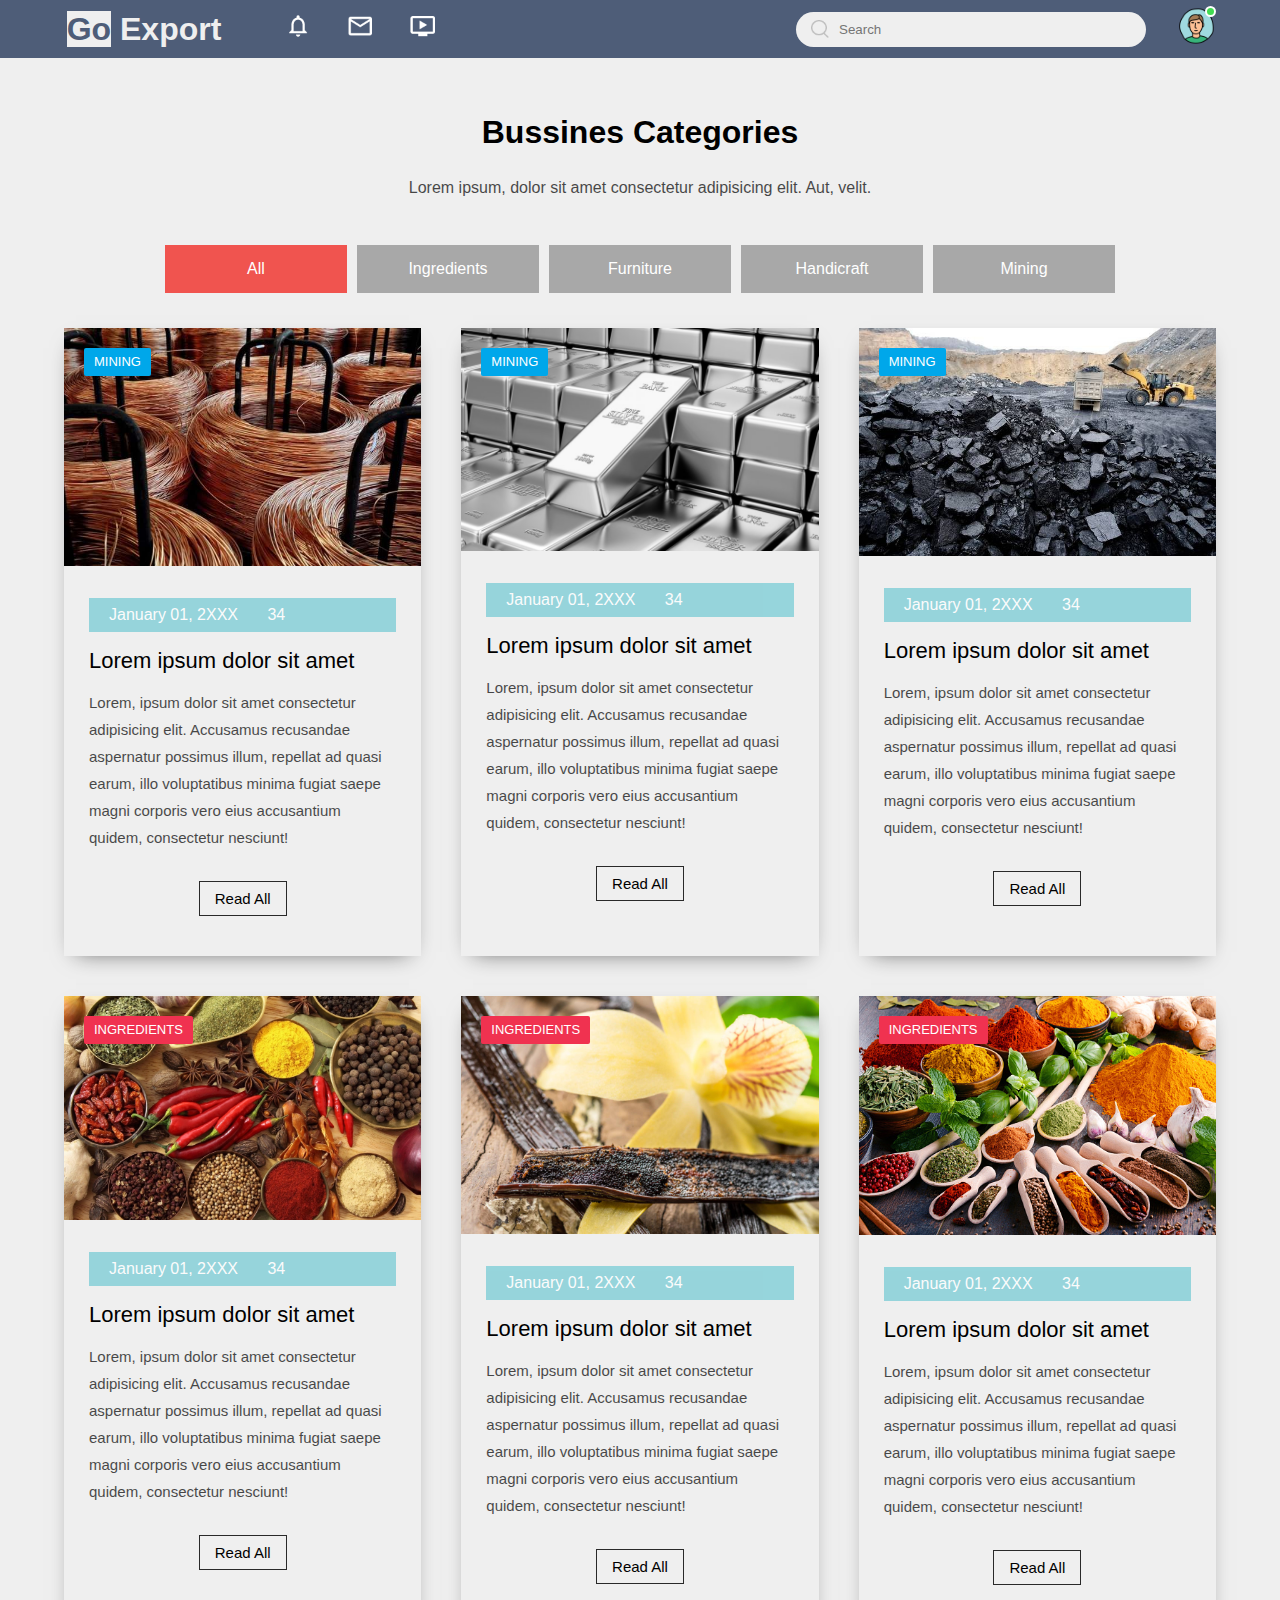
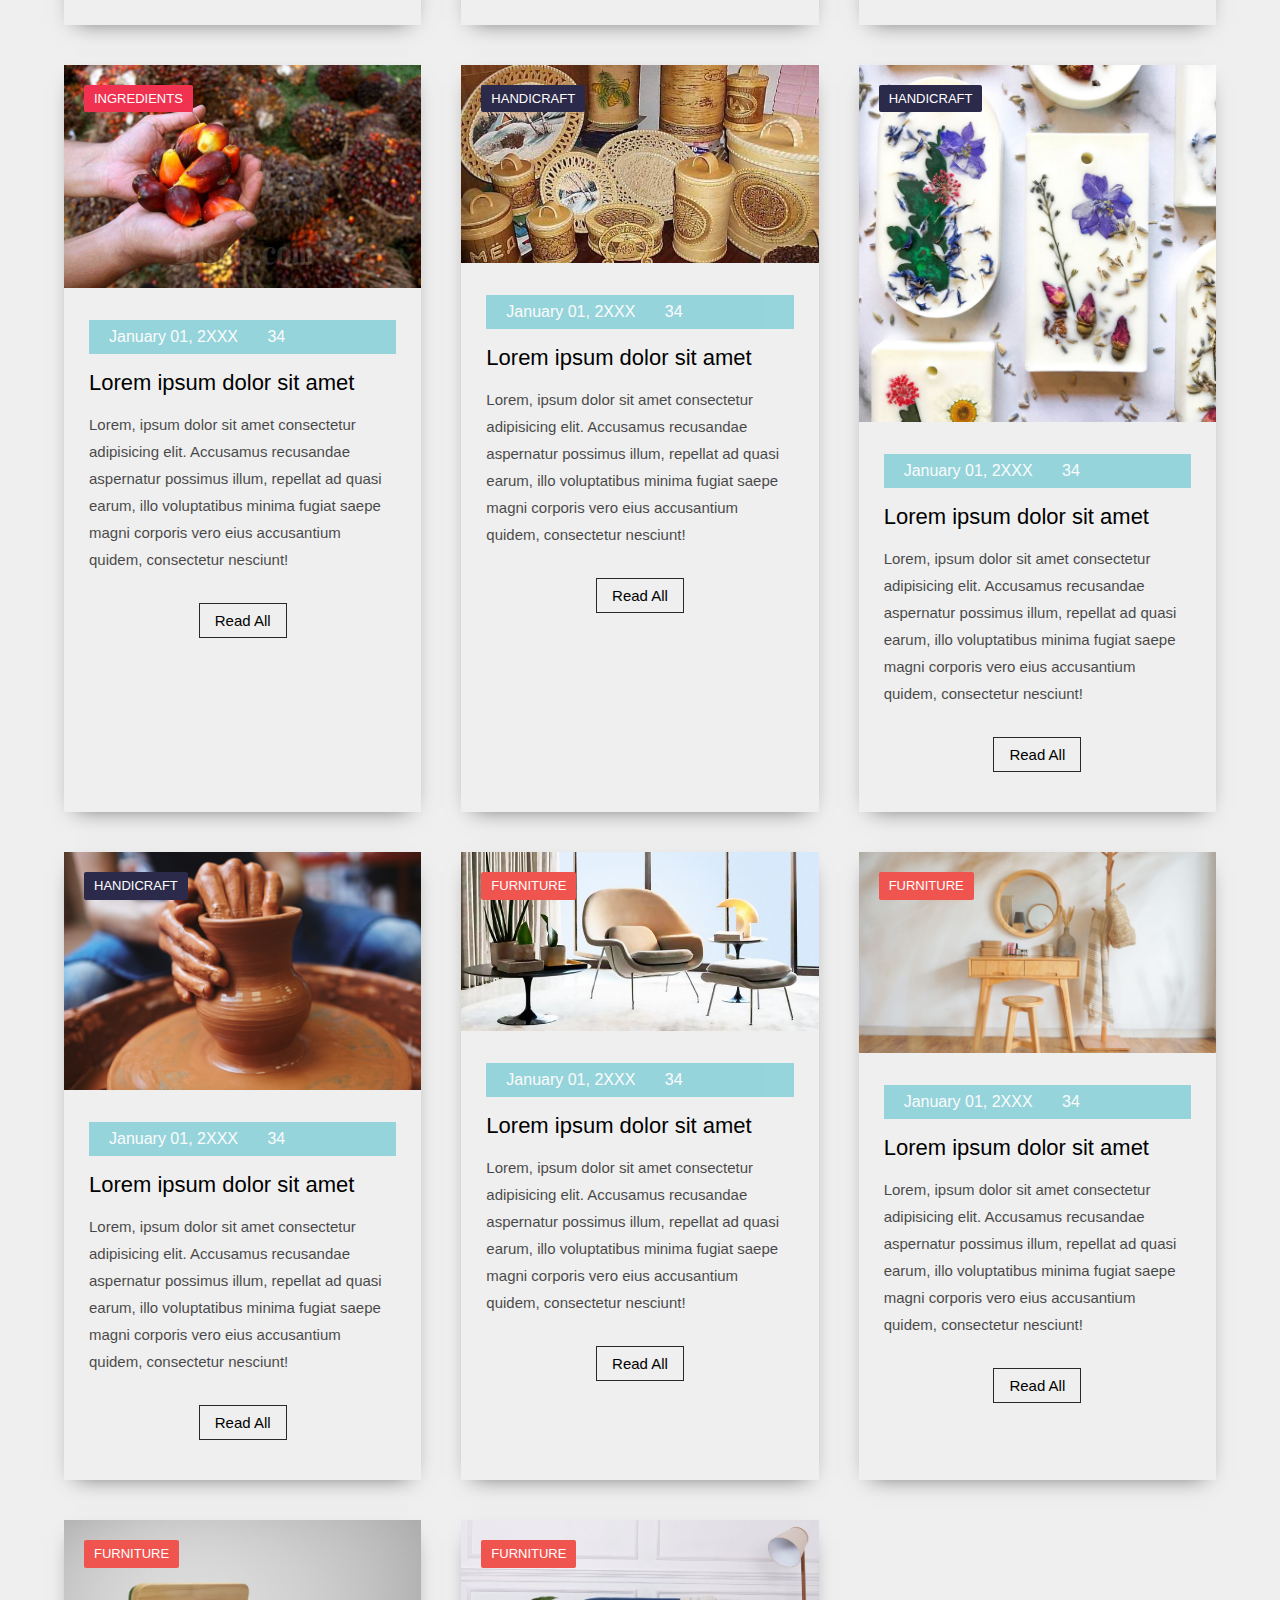
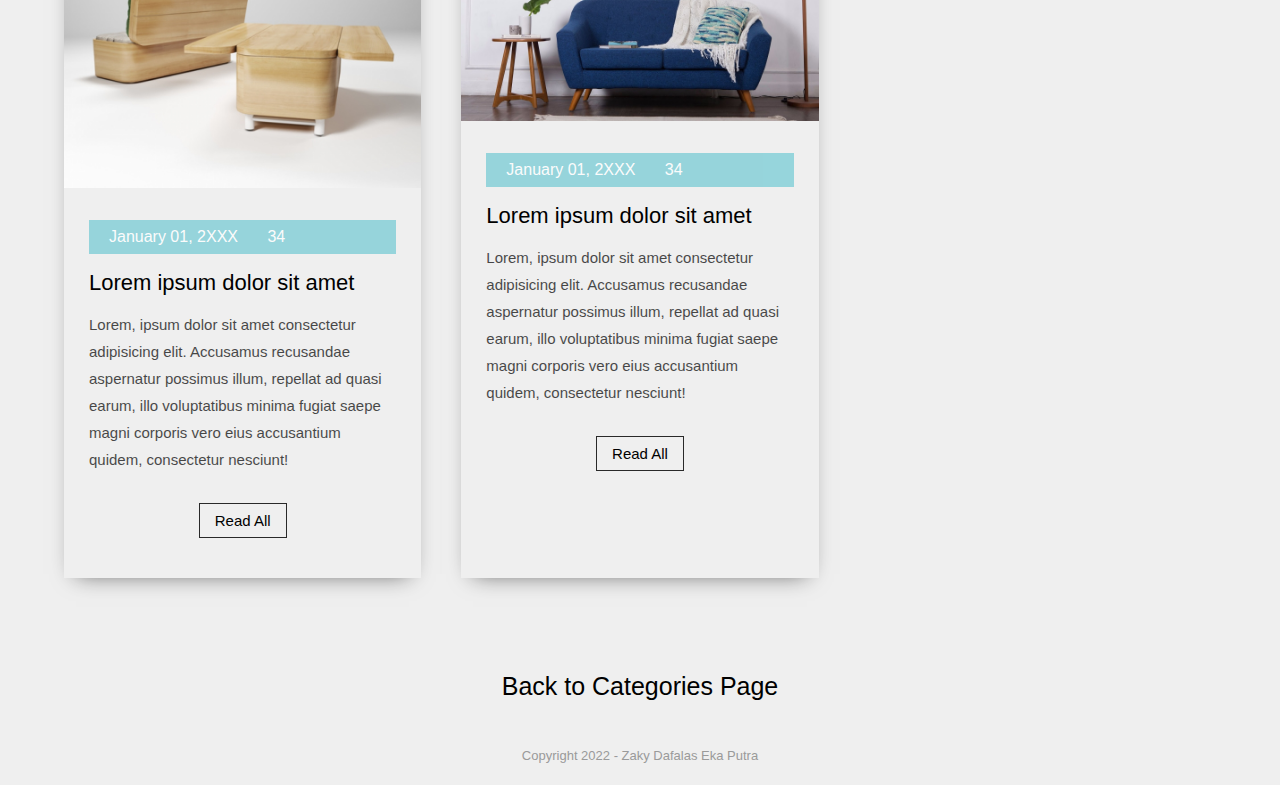
<file: all-category-bussines.html>
<!DOCTYPE html>
<html>
  <head>
    <link rel="stylesheet" href="css/all-category.css" />
    <title>Bussines - Category</title>
  </head>
  <body>
    <nav>
      <div class="nav-left">
        <a href="main.html">
          <h1 class="logo"><span>Go</span> Export</h1></a
        >
        <ul>
          <li>
            <img src="images/notification.png" />
          </li>
          <li>
            <img src="images/inbox.png" />
          </li>
          <li>
            <img src="images/video.png" />
          </li>
        </ul>
      </div>
      <div class="nav-right">
        <div class="search-box">
          <img src="images/search.png" />
          <input type="text" placeholder="Search" />
        </div>
        <div class="nav-user-icon online" onclick="settingsMenuToggle();">
          <img src="images/profil-picture.png" />
        </div>
      </div>

      <div class="settings-menu">
        <div id="dark-btn">
          <span></span>
        </div>
        <div class="settings-menu-inner">
          <div class="user-profile">
            <img src="images/profil-picture.png" />
            <div>
              <p>Zaky Dafalas</p>
              <a href="#">See Your Profile</a>
            </div>
          </div>
          <hr />
          <div class="user-profile">
            <img src="images/feedback.png" />
            <div>
              <p>Give Feedback</p>
              <a href="#">Help me to improve the new design</a>
            </div>
          </div>
          <hr />

          <div class="settings-links">
            <img src="images/setting.png" class="settings-icon" />
            <a href="#">Settings & Privacy</a>
            <img src="images/arrow.png" width="10px" />
          </div>
          <div class="settings-links">
            <img src="images/help.png" class="settings-icon" />
            <a href="#">Help & Support</a>
            <img src="images/arrow.png" width="10px" />
          </div>
          <div class="settings-links">
            <img src="images/display.png" class="settings-icon" />
            <a href="#">Display & Accessibility</a>
            <img src="images/arrow.png" width="10px" />
          </div>
          <div class="settings-links">
            <img src="images/logout.png" class="settings-icon" />
            <a href="#">Logout</a>
            <img src="images/arrow.png" width="10px" />
          </div>
        </div>
      </div>
    </nav>

    <div class="main-container">
      <h2>Bussines Categories</h2>
      <p>Lorem ipsum, dolor sit amet consectetur adipisicing elit. Aut, velit.</p>
      <div class="filter-container">
        <div class="category-head">
          <ul>
            <div class="category-title active" id="all">
              <li>All</li>
              <span><i class="fas fa-border-all"></i></span>
            </div>
            <div class="category-title" id="ingredients">
              <li>Ingredients</li>
              <span><i class="fas fa-theater-masks"></i></span>
            </div>
            <div class="category-title" id="furniture">
              <li>Furniture</li>
              <span><i class="fas fa-landmark"></i></span>
            </div>
            <div class="category-title" id="handicraft">
              <li>Handicraft</li>
              <span><i class="fas fa-chart-area"></i></span>
            </div>
            <div class="category-title" id="mining">
              <li>Mining</li>
              <span><i class="fas fa-coins"></i></span>
            </div>
          </ul>
        </div>

        <div class="posts-collect">
          <div class="posts-main-container">
            <!-- single post -->
            <div class="all mining">
              <div class="post-img">
                <img src="./img-category/mining1.jpg" alt="post" />
                <span class="category-name">Mining</span>
              </div>

              <div class="post-content">
                <div class="post-content-top">
                  <span><i class="fas fa-calendar"></i>January 01, 2XXX</span>
                  <span> <i class="fas fa-comment"></i>34 </span>
                </div>
                <h2>Lorem ipsum dolor sit amet</h2>
                <p>
                  Lorem, ipsum dolor sit amet consectetur adipisicing elit. Accusamus recusandae aspernatur possimus illum, repellat ad quasi earum, illo voluptatibus minima fugiat saepe magni corporis vero eius accusantium quidem,
                  consectetur nesciunt!
                </p>
              </div>
              <button type="button" class="read-btn">Read All</button>
            </div>
            <!-- end of single post -->
            <!-- single post -->
            <div class="all mining">
              <div class="post-img">
                <img src="./img-category/mining2.jpg" alt="post" />
                <span class="category-name">Mining</span>
              </div>

              <div class="post-content">
                <div class="post-content-top">
                  <span><i class="fas fa-calendar"></i>January 01, 2XXX</span>
                  <span> <i class="fas fa-comment"></i>34 </span>
                </div>
                <h2>Lorem ipsum dolor sit amet</h2>
                <p>
                  Lorem, ipsum dolor sit amet consectetur adipisicing elit. Accusamus recusandae aspernatur possimus illum, repellat ad quasi earum, illo voluptatibus minima fugiat saepe magni corporis vero eius accusantium quidem,
                  consectetur nesciunt!
                </p>
              </div>
              <button type="button" class="read-btn">Read All</button>
            </div>
            <!-- end of single post -->
            <!-- single post -->
            <div class="all mining">
              <div class="post-img">
                <img src="./img-category/mining3.jpeg" alt="post" />
                <span class="category-name">Mining</span>
              </div>

              <div class="post-content">
                <div class="post-content-top">
                  <span><i class="fas fa-calendar"></i>January 01, 2XXX</span>
                  <span> <i class="fas fa-comment"></i>34 </span>
                </div>
                <h2>Lorem ipsum dolor sit amet</h2>
                <p>
                  Lorem, ipsum dolor sit amet consectetur adipisicing elit. Accusamus recusandae aspernatur possimus illum, repellat ad quasi earum, illo voluptatibus minima fugiat saepe magni corporis vero eius accusantium quidem,
                  consectetur nesciunt!
                </p>
              </div>
              <button type="button" class="read-btn">Read All</button>
            </div>
            <!-- end of single post -->
            <!-- single post -->
            <div class="all ingredients">
              <div class="post-img">
                <img src="./img-category/ingredients1.jpg" alt="post" />
                <span class="category-name">Ingredients</span>
              </div>

              <div class="post-content">
                <div class="post-content-top">
                  <span><i class="fas fa-calendar"></i>January 01, 2XXX</span>
                  <span> <i class="fas fa-comment"></i>34 </span>
                </div>
                <h2>Lorem ipsum dolor sit amet</h2>
                <p>
                  Lorem, ipsum dolor sit amet consectetur adipisicing elit. Accusamus recusandae aspernatur possimus illum, repellat ad quasi earum, illo voluptatibus minima fugiat saepe magni corporis vero eius accusantium quidem,
                  consectetur nesciunt!
                </p>
              </div>
              <button type="button" class="read-btn">Read All</button>
            </div>
            <!-- end of single post -->
            <!-- single post -->
            <div class="all ingredients">
              <div class="post-img">
                <img src="./img-category/ingredients2.jpg" alt="post" />
                <span class="category-name">Ingredients</span>
              </div>

              <div class="post-content">
                <div class="post-content-top">
                  <span><i class="fas fa-calendar"></i>January 01, 2XXX</span>
                  <span> <i class="fas fa-comment"></i>34 </span>
                </div>
                <h2>Lorem ipsum dolor sit amet</h2>
                <p>
                  Lorem, ipsum dolor sit amet consectetur adipisicing elit. Accusamus recusandae aspernatur possimus illum, repellat ad quasi earum, illo voluptatibus minima fugiat saepe magni corporis vero eius accusantium quidem,
                  consectetur nesciunt!
                </p>
              </div>
              <button type="button" class="read-btn">Read All</button>
            </div>
            <!-- end of single post -->
            <!-- single post -->
            <div class="all ingredients">
              <div class="post-img">
                <img src="./img-category/ingredients3.jpg" alt="post" />
                <span class="category-name">Ingredients</span>
              </div>

              <div class="post-content">
                <div class="post-content-top">
                  <span><i class="fas fa-calendar"></i>January 01, 2XXX</span>
                  <span> <i class="fas fa-comment"></i>34 </span>
                </div>
                <h2>Lorem ipsum dolor sit amet</h2>
                <p>
                  Lorem, ipsum dolor sit amet consectetur adipisicing elit. Accusamus recusandae aspernatur possimus illum, repellat ad quasi earum, illo voluptatibus minima fugiat saepe magni corporis vero eius accusantium quidem,
                  consectetur nesciunt!
                </p>
              </div>
              <button type="button" class="read-btn">Read All</button>
            </div>
            <!-- end of single post -->
            <!-- single post -->
            <div class="all ingredients">
              <div class="post-img">
                <img src="./img-category/ingredients4.jpg" alt="post" />
                <span class="category-name">Ingredients</span>
              </div>

              <div class="post-content">
                <div class="post-content-top">
                  <span><i class="fas fa-calendar"></i>January 01, 2XXX</span>
                  <span> <i class="fas fa-comment"></i>34 </span>
                </div>
                <h2>Lorem ipsum dolor sit amet</h2>
                <p>
                  Lorem, ipsum dolor sit amet consectetur adipisicing elit. Accusamus recusandae aspernatur possimus illum, repellat ad quasi earum, illo voluptatibus minima fugiat saepe magni corporis vero eius accusantium quidem,
                  consectetur nesciunt!
                </p>
              </div>
              <button type="button" class="read-btn">Read All</button>
            </div>
            <!-- end of single post -->
            <!-- single post -->
            <div class="all handicraft">
              <div class="post-img">
                <img src="./img-category/craft1.jpg" alt="post" />
                <span class="category-name">Handicraft</span>
              </div>

              <div class="post-content">
                <div class="post-content-top">
                  <span><i class="fas fa-calendar"></i>January 01, 2XXX</span>
                  <span> <i class="fas fa-comment"></i>34 </span>
                </div>
                <h2>Lorem ipsum dolor sit amet</h2>
                <p>
                  Lorem, ipsum dolor sit amet consectetur adipisicing elit. Accusamus recusandae aspernatur possimus illum, repellat ad quasi earum, illo voluptatibus minima fugiat saepe magni corporis vero eius accusantium quidem,
                  consectetur nesciunt!
                </p>
              </div>
              <button type="button" class="read-btn">Read All</button>
            </div>
            <!-- end of single post -->
            <!-- single post -->
            <div class="all handicraft">
              <div class="post-img">
                <img src="./img-category/craft2.jpeg" alt="post" />
                <span class="category-name">Handicraft</span>
              </div>

              <div class="post-content">
                <div class="post-content-top">
                  <span><i class="fas fa-calendar"></i>January 01, 2XXX</span>
                  <span> <i class="fas fa-comment"></i>34 </span>
                </div>
                <h2>Lorem ipsum dolor sit amet</h2>
                <p>
                  Lorem, ipsum dolor sit amet consectetur adipisicing elit. Accusamus recusandae aspernatur possimus illum, repellat ad quasi earum, illo voluptatibus minima fugiat saepe magni corporis vero eius accusantium quidem,
                  consectetur nesciunt!
                </p>
              </div>
              <button type="button" class="read-btn">Read All</button>
            </div>
            <!-- end of single post -->
            <!-- single post -->
            <div class="all handicraft">
              <div class="post-img">
                <img src="./img-category/craft3.png" alt="post" />
                <span class="category-name">Handicraft</span>
              </div>

              <div class="post-content">
                <div class="post-content-top">
                  <span><i class="fas fa-calendar"></i>January 01, 2XXX</span>
                  <span> <i class="fas fa-comment"></i>34 </span>
                </div>
                <h2>Lorem ipsum dolor sit amet</h2>
                <p>
                  Lorem, ipsum dolor sit amet consectetur adipisicing elit. Accusamus recusandae aspernatur possimus illum, repellat ad quasi earum, illo voluptatibus minima fugiat saepe magni corporis vero eius accusantium quidem,
                  consectetur nesciunt!
                </p>
              </div>
              <button type="button" class="read-btn">Read All</button>
            </div>
            <!-- end of single post -->
            <!-- single post -->
            <div class="all furniture">
              <div class="post-img">
                <img src="./img-category/furniture1.jpg" alt="post" />
                <span class="category-name">Furniture</span>
              </div>

              <div class="post-content">
                <div class="post-content-top">
                  <span><i class="fas fa-calendar"></i>January 01, 2XXX</span>
                  <span> <i class="fas fa-comment"></i>34 </span>
                </div>
                <h2>Lorem ipsum dolor sit amet</h2>
                <p>
                  Lorem, ipsum dolor sit amet consectetur adipisicing elit. Accusamus recusandae aspernatur possimus illum, repellat ad quasi earum, illo voluptatibus minima fugiat saepe magni corporis vero eius accusantium quidem,
                  consectetur nesciunt!
                </p>
              </div>
              <button type="button" class="read-btn">Read All</button>
            </div>
            <!-- end of single post -->
            <!-- single post -->
            <div class="all furniture">
              <div class="post-img">
                <img src="./img-category/furniture2.jpg" alt="post" />
                <span class="category-name">Furniture</span>
              </div>

              <div class="post-content">
                <div class="post-content-top">
                  <span><i class="fas fa-calendar"></i>January 01, 2XXX</span>
                  <span> <i class="fas fa-comment"></i>34 </span>
                </div>
                <h2>Lorem ipsum dolor sit amet</h2>
                <p>
                  Lorem, ipsum dolor sit amet consectetur adipisicing elit. Accusamus recusandae aspernatur possimus illum, repellat ad quasi earum, illo voluptatibus minima fugiat saepe magni corporis vero eius accusantium quidem,
                  consectetur nesciunt!
                </p>
              </div>
              <button type="button" class="read-btn">Read All</button>
            </div>
            <!-- end of single post -->
            <!-- single post -->
            <div class="all furniture">
              <div class="post-img">
                <img src="./img-category/furniture3.jpg" alt="post" />
                <span class="category-name">Furniture</span>
              </div>

              <div class="post-content">
                <div class="post-content-top">
                  <span><i class="fas fa-calendar"></i>January 01, 2XXX</span>
                  <span> <i class="fas fa-comment"></i>34 </span>
                </div>
                <h2>Lorem ipsum dolor sit amet</h2>
                <p>
                  Lorem, ipsum dolor sit amet consectetur adipisicing elit. Accusamus recusandae aspernatur possimus illum, repellat ad quasi earum, illo voluptatibus minima fugiat saepe magni corporis vero eius accusantium quidem,
                  consectetur nesciunt!
                </p>
              </div>
              <button type="button" class="read-btn">Read All</button>
            </div>
            <!-- end of single post -->
            <!-- single post -->
            <div class="all furniture">
              <div class="post-img">
                <img src="./img-category/furniture4.jpg" alt="post" />
                <span class="category-name">Furniture</span>
              </div>

              <div class="post-content">
                <div class="post-content-top">
                  <span><i class="fas fa-calendar"></i>January 01, 2XXX</span>
                  <span> <i class="fas fa-comment"></i>34 </span>
                </div>
                <h2>Lorem ipsum dolor sit amet</h2>
                <p>
                  Lorem, ipsum dolor sit amet consectetur adipisicing elit. Accusamus recusandae aspernatur possimus illum, repellat ad quasi earum, illo voluptatibus minima fugiat saepe magni corporis vero eius accusantium quidem,
                  consectetur nesciunt!
                </p>
              </div>
              <button type="button" class="read-btn">Read All</button>
            </div>
            <!-- end of single post -->
            <!-- end of single post -->
          </div>
        </div>
      </div>
    </div>

    <div class="footer">
      <a href="category.html" type="button"> <p style="padding: 40px; font-size: 25px">Back to Categories Page</p></a>
      <p>Copyright 2022 - Zaky Dafalas Eka Putra</p>
    </div>
    <script src="js/all-category.js"></script>
  </body>
</html>
</file>
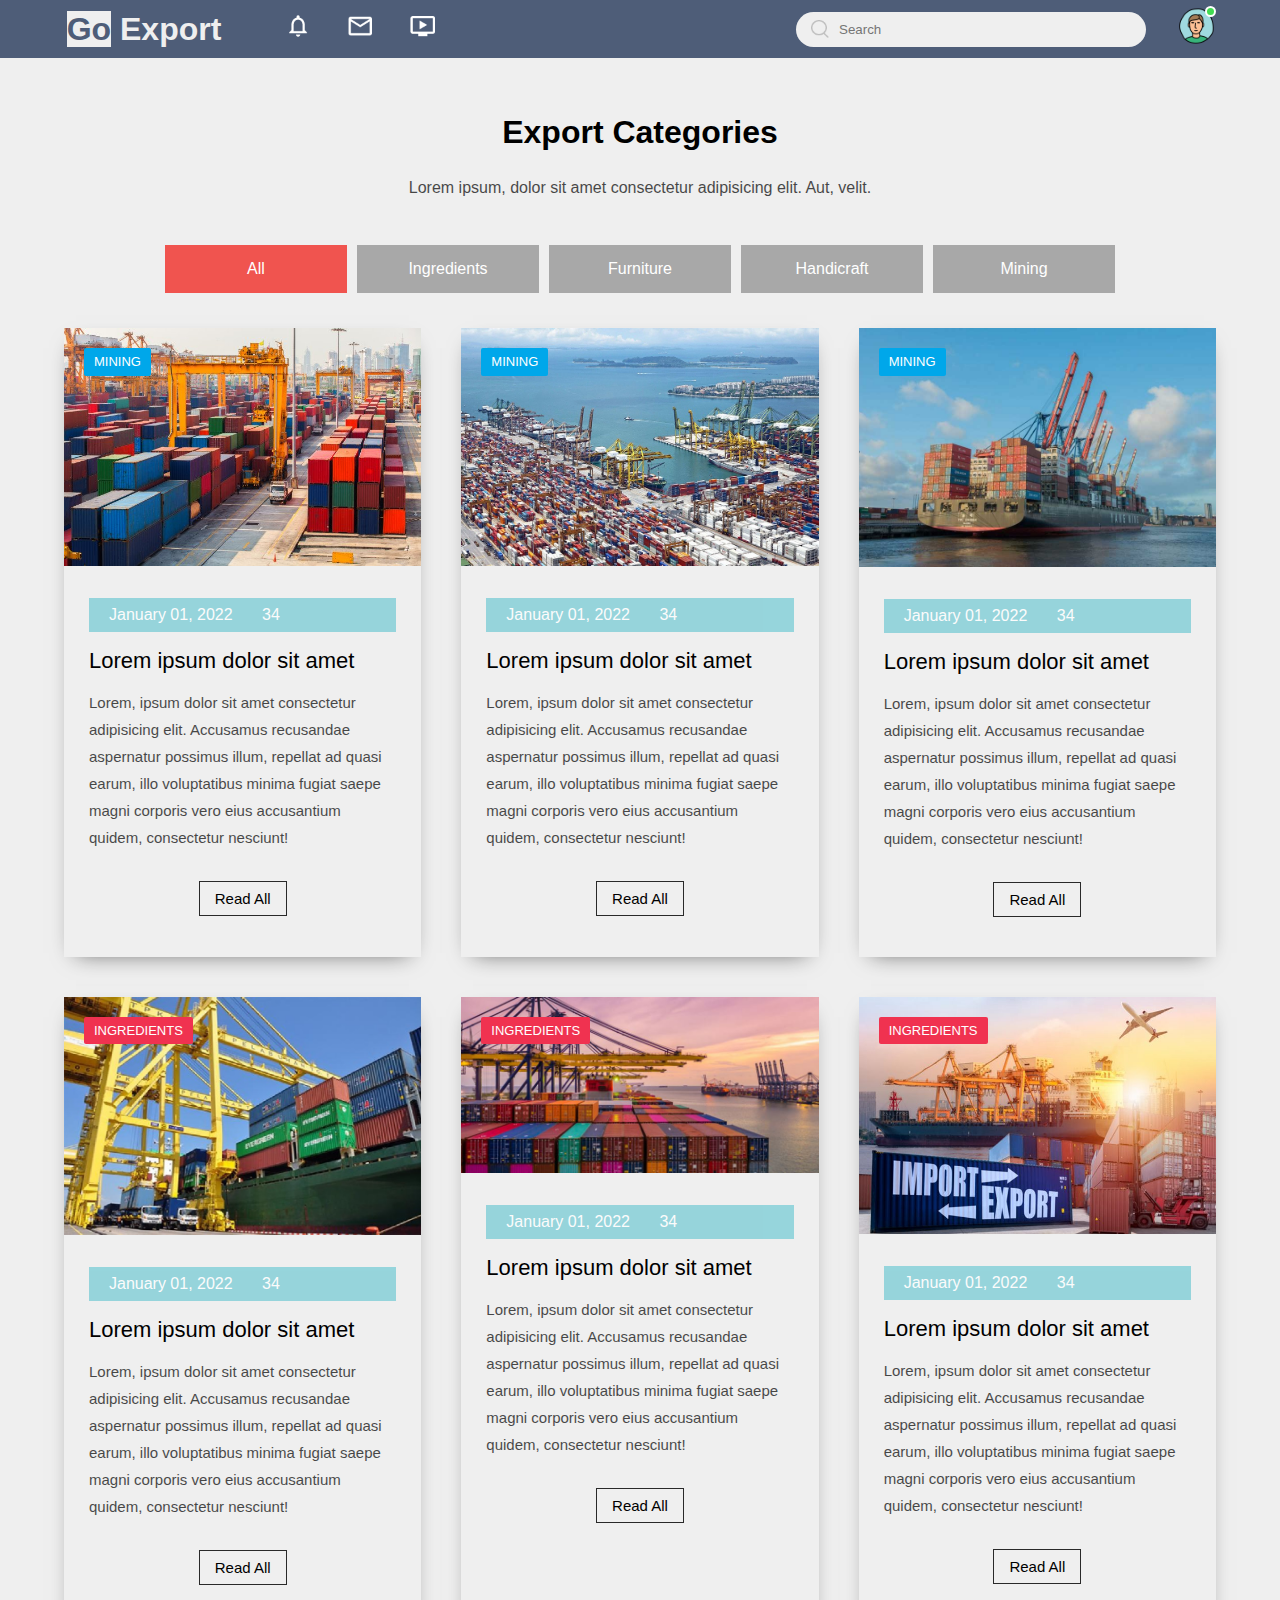
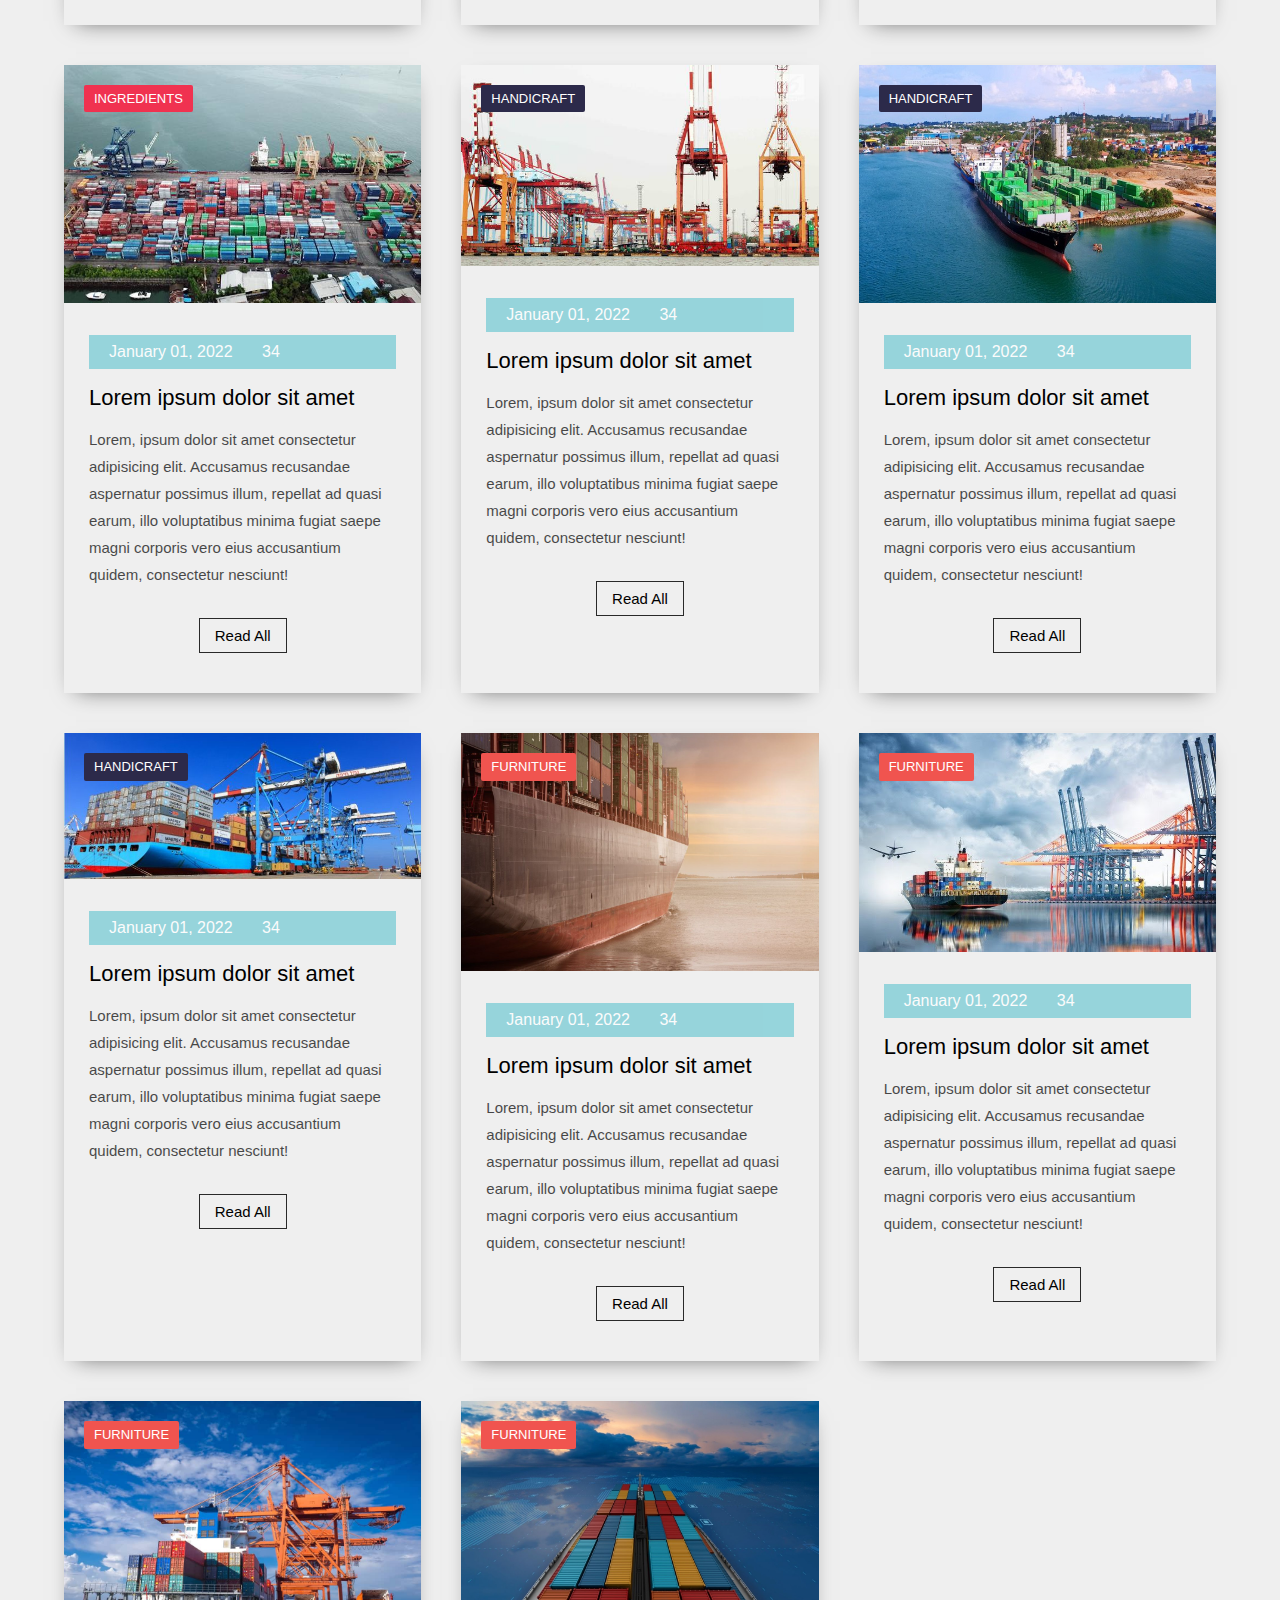
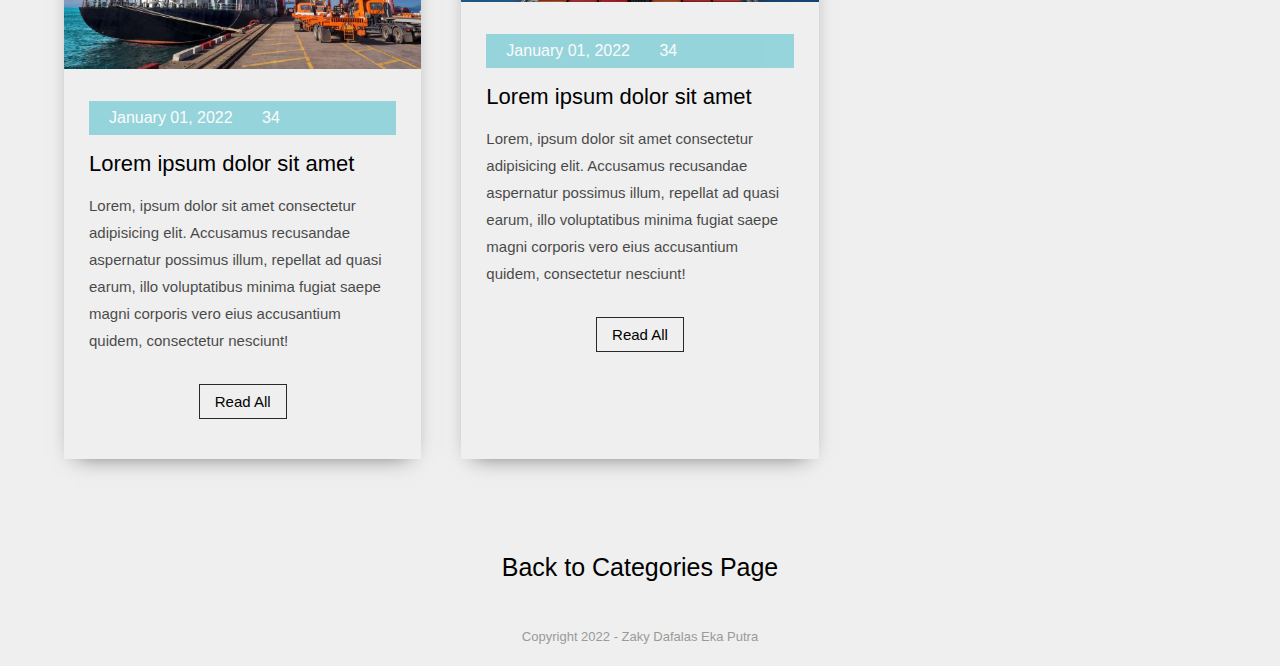
<file: all-category-export.html>
<!DOCTYPE html>
<html>
  <head>
    <link rel="stylesheet" href="css/all-category.css" />
    <title>Export - Category</title>
  </head>
  <body>
    <nav>
      <div class="nav-left">
        <a href="main.html">
          <h1 class="logo"><span>Go</span> Export</h1></a
        >
        <ul>
          <li>
            <img src="images/notification.png" />
          </li>
          <li>
            <img src="images/inbox.png" />
          </li>
          <li>
            <img src="images/video.png" />
          </li>
        </ul>
      </div>
      <div class="nav-right">
        <div class="search-box">
          <img src="images/search.png" />
          <input type="text" placeholder="Search" />
        </div>
        <div class="nav-user-icon online" onclick="settingsMenuToggle();">
          <img src="images/profil-picture.png" />
        </div>
      </div>

      <div class="settings-menu">
        <div id="dark-btn">
          <span></span>
        </div>
        <div class="settings-menu-inner">
          <div class="user-profile">
            <img src="images/profil-picture.png" />
            <div>
              <p>Zaky Dafalas</p>
              <a href="#">See Your Profile</a>
            </div>
          </div>
          <hr />
          <div class="user-profile">
            <img src="images/feedback.png" />
            <div>
              <p>Give Feedback</p>
              <a href="#">Help me to improve the new design</a>
            </div>
          </div>
          <hr />

          <div class="settings-links">
            <img src="images/setting.png" class="settings-icon" />
            <a href="#">Settings & Privacy</a>
            <img src="images/arrow.png" width="10px" />
          </div>
          <div class="settings-links">
            <img src="images/help.png" class="settings-icon" />
            <a href="#">Help & Support</a>
            <img src="images/arrow.png" width="10px" />
          </div>
          <div class="settings-links">
            <img src="images/display.png" class="settings-icon" />
            <a href="#">Display & Accessibility</a>
            <img src="images/arrow.png" width="10px" />
          </div>
          <div class="settings-links">
            <img src="images/logout.png" class="settings-icon" />
            <a href="#">Logout</a>
            <img src="images/arrow.png" width="10px" />
          </div>
        </div>
      </div>
    </nav>

    <div class="main-container">
      <h2>Export Categories</h2>
      <p>Lorem ipsum, dolor sit amet consectetur adipisicing elit. Aut, velit.</p>
      <div class="filter-container">
        <div class="category-head">
          <ul>
            <div class="category-title active" id="all">
              <li>All</li>
              <span><i class="fas fa-border-all"></i></span>
            </div>
            <div class="category-title" id="ingredients">
              <li>Ingredients</li>
              <span><i class="fas fa-theater-masks"></i></span>
            </div>
            <div class="category-title" id="furniture">
              <li>Furniture</li>
              <span><i class="fas fa-landmark"></i></span>
            </div>
            <div class="category-title" id="handicraft">
              <li>Handicraft</li>
              <span><i class="fas fa-chart-area"></i></span>
            </div>
            <div class="category-title" id="mining">
              <li>Mining</li>
              <span><i class="fas fa-coins"></i></span>
            </div>
          </ul>
        </div>

        <div class="posts-collect">
          <div class="posts-main-container">
            <!-- single post -->
            <div class="all mining">
              <div class="post-img">
                <img src="./img-category/ekspor1.jpg" alt="post" />
                <span class="category-name">Mining</span>
              </div>

              <div class="post-content">
                <div class="post-content-top">
                  <span><i class="fas fa-calendar"></i>January 01, 2022</span>
                  <span> <i class="fas fa-comment"></i>34 </span>
                </div>
                <h2>Lorem ipsum dolor sit amet</h2>
                <p>
                  Lorem, ipsum dolor sit amet consectetur adipisicing elit. Accusamus recusandae aspernatur possimus illum, repellat ad quasi earum, illo voluptatibus minima fugiat saepe magni corporis vero eius accusantium quidem,
                  consectetur nesciunt!
                </p>
              </div>
              <button type="button" class="read-btn">Read All</button>
            </div>
            <!-- end of single post -->
            <!-- single post -->
            <div class="all mining">
              <div class="post-img">
                <img src="./img-category/ekspor2.jpg" alt="post" />
                <span class="category-name">Mining</span>
              </div>

              <div class="post-content">
                <div class="post-content-top">
                  <span><i class="fas fa-calendar"></i>January 01, 2022</span>
                  <span> <i class="fas fa-comment"></i>34 </span>
                </div>
                <h2>Lorem ipsum dolor sit amet</h2>
                <p>
                  Lorem, ipsum dolor sit amet consectetur adipisicing elit. Accusamus recusandae aspernatur possimus illum, repellat ad quasi earum, illo voluptatibus minima fugiat saepe magni corporis vero eius accusantium quidem,
                  consectetur nesciunt!
                </p>
              </div>
              <button type="button" class="read-btn">Read All</button>
            </div>
            <!-- end of single post -->
            <!-- single post -->
            <div class="all mining">
              <div class="post-img">
                <img src="./img-category/ekspor3.jpg" alt="post" />
                <span class="category-name">Mining</span>
              </div>

              <div class="post-content">
                <div class="post-content-top">
                  <span><i class="fas fa-calendar"></i>January 01, 2022</span>
                  <span> <i class="fas fa-comment"></i>34 </span>
                </div>
                <h2>Lorem ipsum dolor sit amet</h2>
                <p>
                  Lorem, ipsum dolor sit amet consectetur adipisicing elit. Accusamus recusandae aspernatur possimus illum, repellat ad quasi earum, illo voluptatibus minima fugiat saepe magni corporis vero eius accusantium quidem,
                  consectetur nesciunt!
                </p>
              </div>
              <button type="button" class="read-btn">Read All</button>
            </div>
            <!-- end of single post -->
            <!-- single post -->
            <div class="all ingredients">
              <div class="post-img">
                <img src="./img-category/ekspor11.jpg" alt="post" />
                <span class="category-name">Ingredients</span>
              </div>

              <div class="post-content">
                <div class="post-content-top">
                  <span><i class="fas fa-calendar"></i>January 01, 2022</span>
                  <span> <i class="fas fa-comment"></i>34 </span>
                </div>
                <h2>Lorem ipsum dolor sit amet</h2>
                <p>
                  Lorem, ipsum dolor sit amet consectetur adipisicing elit. Accusamus recusandae aspernatur possimus illum, repellat ad quasi earum, illo voluptatibus minima fugiat saepe magni corporis vero eius accusantium quidem,
                  consectetur nesciunt!
                </p>
              </div>
              <button type="button" class="read-btn">Read All</button>
            </div>
            <!-- end of single post -->
            <!-- single post -->
            <div class="all ingredients">
              <div class="post-img">
                <img src="./img-category/ekspor12.jpg" alt="post" />
                <span class="category-name">Ingredients</span>
              </div>

              <div class="post-content">
                <div class="post-content-top">
                  <span><i class="fas fa-calendar"></i>January 01, 2022</span>
                  <span> <i class="fas fa-comment"></i>34 </span>
                </div>
                <h2>Lorem ipsum dolor sit amet</h2>
                <p>
                  Lorem, ipsum dolor sit amet consectetur adipisicing elit. Accusamus recusandae aspernatur possimus illum, repellat ad quasi earum, illo voluptatibus minima fugiat saepe magni corporis vero eius accusantium quidem,
                  consectetur nesciunt!
                </p>
              </div>
              <button type="button" class="read-btn">Read All</button>
            </div>
            <!-- end of single post -->
            <!-- single post -->
            <div class="all ingredients">
              <div class="post-img">
                <img src="./img-category/export13.jpg" alt="post" />
                <span class="category-name">Ingredients</span>
              </div>

              <div class="post-content">
                <div class="post-content-top">
                  <span><i class="fas fa-calendar"></i>January 01, 2022</span>
                  <span> <i class="fas fa-comment"></i>34 </span>
                </div>
                <h2>Lorem ipsum dolor sit amet</h2>
                <p>
                  Lorem, ipsum dolor sit amet consectetur adipisicing elit. Accusamus recusandae aspernatur possimus illum, repellat ad quasi earum, illo voluptatibus minima fugiat saepe magni corporis vero eius accusantium quidem,
                  consectetur nesciunt!
                </p>
              </div>
              <button type="button" class="read-btn">Read All</button>
            </div>
            <!-- end of single post -->
            <!-- single post -->
            <div class="all ingredients">
              <div class="post-img">
                <img src="./img-category/ekspor14.jpg" alt="post" />
                <span class="category-name">Ingredients</span>
              </div>

              <div class="post-content">
                <div class="post-content-top">
                  <span><i class="fas fa-calendar"></i>January 01, 2022</span>
                  <span> <i class="fas fa-comment"></i>34 </span>
                </div>
                <h2>Lorem ipsum dolor sit amet</h2>
                <p>
                  Lorem, ipsum dolor sit amet consectetur adipisicing elit. Accusamus recusandae aspernatur possimus illum, repellat ad quasi earum, illo voluptatibus minima fugiat saepe magni corporis vero eius accusantium quidem,
                  consectetur nesciunt!
                </p>
              </div>
              <button type="button" class="read-btn">Read All</button>
            </div>
            <!-- end of single post -->
            <!-- single post -->
            <div class="all handicraft">
              <div class="post-img">
                <img src="./img-category/ekspor8.jpg" alt="post" />
                <span class="category-name">Handicraft</span>
              </div>

              <div class="post-content">
                <div class="post-content-top">
                  <span><i class="fas fa-calendar"></i>January 01, 2022</span>
                  <span> <i class="fas fa-comment"></i>34 </span>
                </div>
                <h2>Lorem ipsum dolor sit amet</h2>
                <p>
                  Lorem, ipsum dolor sit amet consectetur adipisicing elit. Accusamus recusandae aspernatur possimus illum, repellat ad quasi earum, illo voluptatibus minima fugiat saepe magni corporis vero eius accusantium quidem,
                  consectetur nesciunt!
                </p>
              </div>
              <button type="button" class="read-btn">Read All</button>
            </div>
            <!-- end of single post -->
            <!-- single post -->
            <div class="all handicraft">
              <div class="post-img">
                <img src="./img-category/ekspor9.jpg" alt="post" />
                <span class="category-name">Handicraft</span>
              </div>

              <div class="post-content">
                <div class="post-content-top">
                  <span><i class="fas fa-calendar"></i>January 01, 2022</span>
                  <span> <i class="fas fa-comment"></i>34 </span>
                </div>
                <h2>Lorem ipsum dolor sit amet</h2>
                <p>
                  Lorem, ipsum dolor sit amet consectetur adipisicing elit. Accusamus recusandae aspernatur possimus illum, repellat ad quasi earum, illo voluptatibus minima fugiat saepe magni corporis vero eius accusantium quidem,
                  consectetur nesciunt!
                </p>
              </div>
              <button type="button" class="read-btn">Read All</button>
            </div>
            <!-- end of single post -->
            <!-- single post -->
            <div class="all handicraft">
              <div class="post-img">
                <img src="./img-category/ekspor10.jpg" alt="post" />
                <span class="category-name">Handicraft</span>
              </div>

              <div class="post-content">
                <div class="post-content-top">
                  <span><i class="fas fa-calendar"></i>January 01, 2022</span>
                  <span> <i class="fas fa-comment"></i>34 </span>
                </div>
                <h2>Lorem ipsum dolor sit amet</h2>
                <p>
                  Lorem, ipsum dolor sit amet consectetur adipisicing elit. Accusamus recusandae aspernatur possimus illum, repellat ad quasi earum, illo voluptatibus minima fugiat saepe magni corporis vero eius accusantium quidem,
                  consectetur nesciunt!
                </p>
              </div>
              <button type="button" class="read-btn">Read All</button>
            </div>
            <!-- end of single post -->
            <!-- single post -->
            <div class="all furniture">
              <div class="post-img">
                <img src="./img-category/ekspor4.jpeg" alt="post" />
                <span class="category-name">Furniture</span>
              </div>

              <div class="post-content">
                <div class="post-content-top">
                  <span><i class="fas fa-calendar"></i>January 01, 2022</span>
                  <span> <i class="fas fa-comment"></i>34 </span>
                </div>
                <h2>Lorem ipsum dolor sit amet</h2>
                <p>
                  Lorem, ipsum dolor sit amet consectetur adipisicing elit. Accusamus recusandae aspernatur possimus illum, repellat ad quasi earum, illo voluptatibus minima fugiat saepe magni corporis vero eius accusantium quidem,
                  consectetur nesciunt!
                </p>
              </div>
              <button type="button" class="read-btn">Read All</button>
            </div>
            <!-- end of single post -->
            <!-- single post -->
            <div class="all furniture">
              <div class="post-img">
                <img src="./img-category/ekspor5.jpg" alt="post" />
                <span class="category-name">Furniture</span>
              </div>

              <div class="post-content">
                <div class="post-content-top">
                  <span><i class="fas fa-calendar"></i>January 01, 2022</span>
                  <span> <i class="fas fa-comment"></i>34 </span>
                </div>
                <h2>Lorem ipsum dolor sit amet</h2>
                <p>
                  Lorem, ipsum dolor sit amet consectetur adipisicing elit. Accusamus recusandae aspernatur possimus illum, repellat ad quasi earum, illo voluptatibus minima fugiat saepe magni corporis vero eius accusantium quidem,
                  consectetur nesciunt!
                </p>
              </div>
              <button type="button" class="read-btn">Read All</button>
            </div>
            <!-- end of single post -->
            <!-- single post -->
            <div class="all furniture">
              <div class="post-img">
                <img src="./img-category/ekspor6.jpg" alt="post" />
                <span class="category-name">Furniture</span>
              </div>

              <div class="post-content">
                <div class="post-content-top">
                  <span><i class="fas fa-calendar"></i>January 01, 2022</span>
                  <span> <i class="fas fa-comment"></i>34 </span>
                </div>
                <h2>Lorem ipsum dolor sit amet</h2>
                <p>
                  Lorem, ipsum dolor sit amet consectetur adipisicing elit. Accusamus recusandae aspernatur possimus illum, repellat ad quasi earum, illo voluptatibus minima fugiat saepe magni corporis vero eius accusantium quidem,
                  consectetur nesciunt!
                </p>
              </div>
              <button type="button" class="read-btn">Read All</button>
            </div>
            <!-- end of single post -->
            <!-- single post -->
            <div class="all furniture">
              <div class="post-img">
                <img src="./img-category/ekspor7.jpg" alt="post" />
                <span class="category-name">Furniture</span>
              </div>

              <div class="post-content">
                <div class="post-content-top">
                  <span><i class="fas fa-calendar"></i>January 01, 2022</span>
                  <span> <i class="fas fa-comment"></i>34 </span>
                </div>
                <h2>Lorem ipsum dolor sit amet</h2>
                <p>
                  Lorem, ipsum dolor sit amet consectetur adipisicing elit. Accusamus recusandae aspernatur possimus illum, repellat ad quasi earum, illo voluptatibus minima fugiat saepe magni corporis vero eius accusantium quidem,
                  consectetur nesciunt!
                </p>
              </div>
              <button type="button" class="read-btn">Read All</button>
            </div>
            <!-- end of single post -->
            <!-- end of single post -->
          </div>
        </div>
      </div>
    </div>

    <div class="footer">
      <a href="category.html" type="button"> <p style="padding: 40px; font-size: 25px">Back to Categories Page</p></a>
      <p>Copyright 2022 - Zaky Dafalas Eka Putra</p>
    </div>
    <script src="js/all-category.js"></script>
  </body>
</html>
</file>
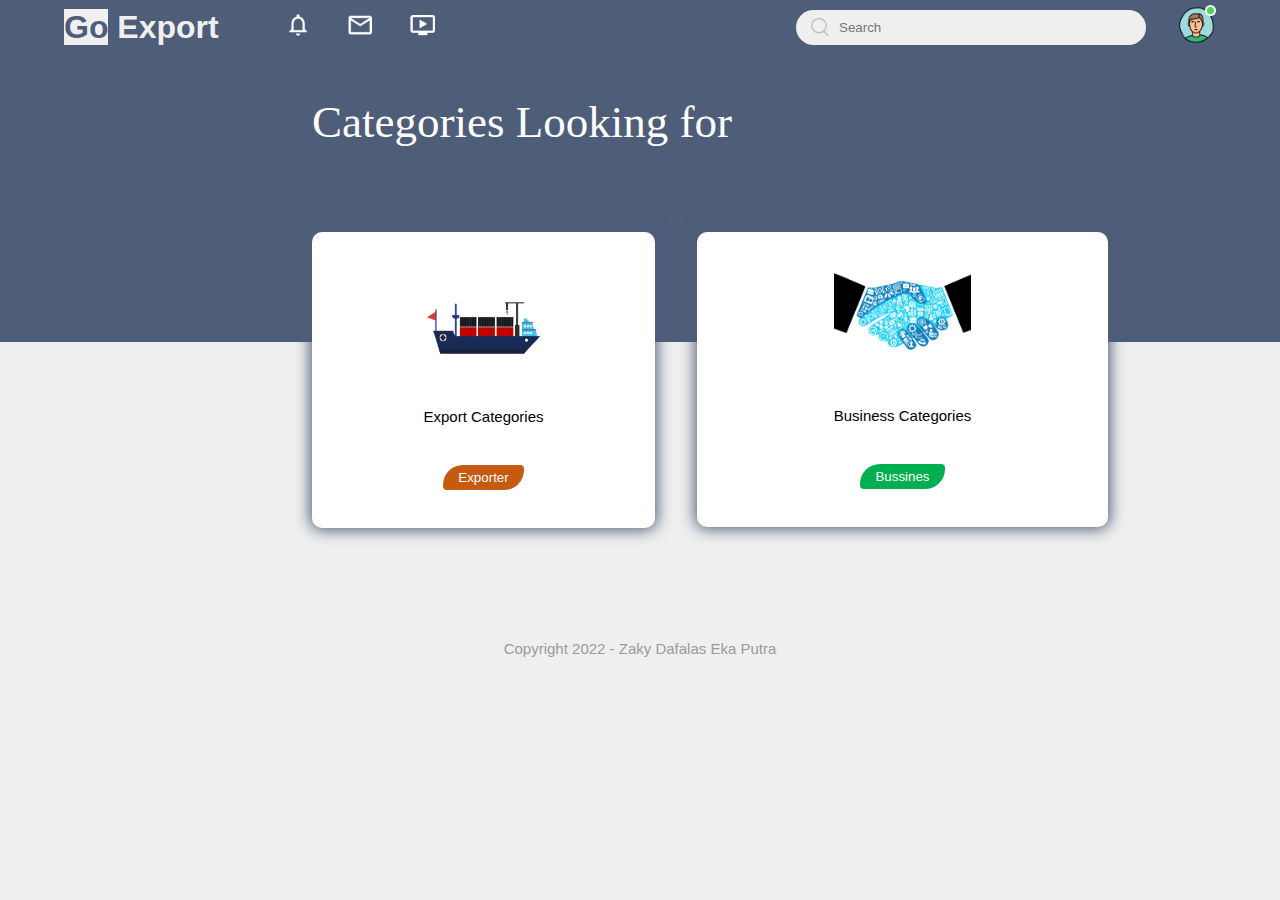
<file: category.html>
<!DOCTYPE html>
<html>
  <head>
    <link rel="stylesheet" href="css/main-category.css" />
    <title>Category</title>
  </head>
  <body>
    <nav>
      <div class="nav-left">
        <a href="main.html"
          ><h1 class="logo"><span>Go</span> Export</h1></a
        >
        <ul>
          <li>
            <img src="images/notification.png" />
          </li>
          <li>
            <img src="images/inbox.png" />
          </li>
          <li>
            <img src="images/video.png" />
          </li>
        </ul>
      </div>
      <div class="nav-right">
        <div class="search-box">
          <img src="images/search.png" />
          <input type="text" placeholder="Search" />
        </div>
        <div class="nav-user-icon online" onclick="settingsMenuToggle();">
          <img src="images/profil-picture.png" />
        </div>
      </div>

      <div class="settings-menu">
        <div id="dark-btn">
          <span></span>
        </div>
        <div class="settings-menu-inner">
          <div class="user-profile">
            <img src="images/profil-picture.png" />
            <div>
              <p>Zaky Dafalas</p>
              <a href="#">See Your Profile</a>
            </div>
          </div>
          <hr />
          <div class="user-profile">
            <img src="images/feedback.png" />
            <div>
              <p>Give Feedback</p>
              <a href="#">Help me to improve the new design</a>
            </div>
          </div>
          <hr />

          <div class="settings-links">
            <img src="images/setting.png" class="settings-icon" />
            <a href="#">Settings & Privacy</a>
            <img src="images/arrow.png" width="10px" />
          </div>
          <div class="settings-links">
            <img src="images/help.png" class="settings-icon" />
            <a href="#">Help & Support</a>
            <img src="images/arrow.png" width="10px" />
          </div>
          <div class="settings-links">
            <img src="images/display.png" class="settings-icon" />
            <a href="#">Display & Accessibility</a>
            <img src="images/arrow.png" width="10px" />
          </div>
          <div class="settings-links">
            <img src="images/logout.png" class="settings-icon" />
            <a href="#">Logout</a>
            <img src="images/arrow.png" width="10px" />
          </div>
        </div>
      </div>
    </nav>

    <div class="category">
      <table id="table">
        <tr>
          <td colspan="2">
            <div class="header">Categories Looking for</div>
          </td>
        </tr>
        <tr>
          <td colspan="4"></td>
        </tr>
        <tr>
          <td>
            <div class="div1">
              <a href="all-category-export.html">
                <img src="./images/ship.png" style="width: 50%" />
                <p>Export Categories</p>
                <button class="btn btn1">Exporter</button>
                <br /><br
              /></a>
            </div>
          </td>
          <td>
            <div class="div1">
              <a href="all-category-bussines.html">
                <img src="./images/bussines.png" style="width: 37%" />
                <p>Business Categories</p>
                <button class="btn btn2">Bussines</button>
                <br /><br
              /></a>
            </div>
          </td>
        </tr>
        <tr>
          <td colspan="4">&nbsp;</td>
        </tr>
      </table>
    </div>

    <div class="footer">
      <p>Copyright 2022 - Zaky Dafalas Eka Putra</p>
    </div>

    <script src="js/script.js"></script>
  </body>
</html>
</file>
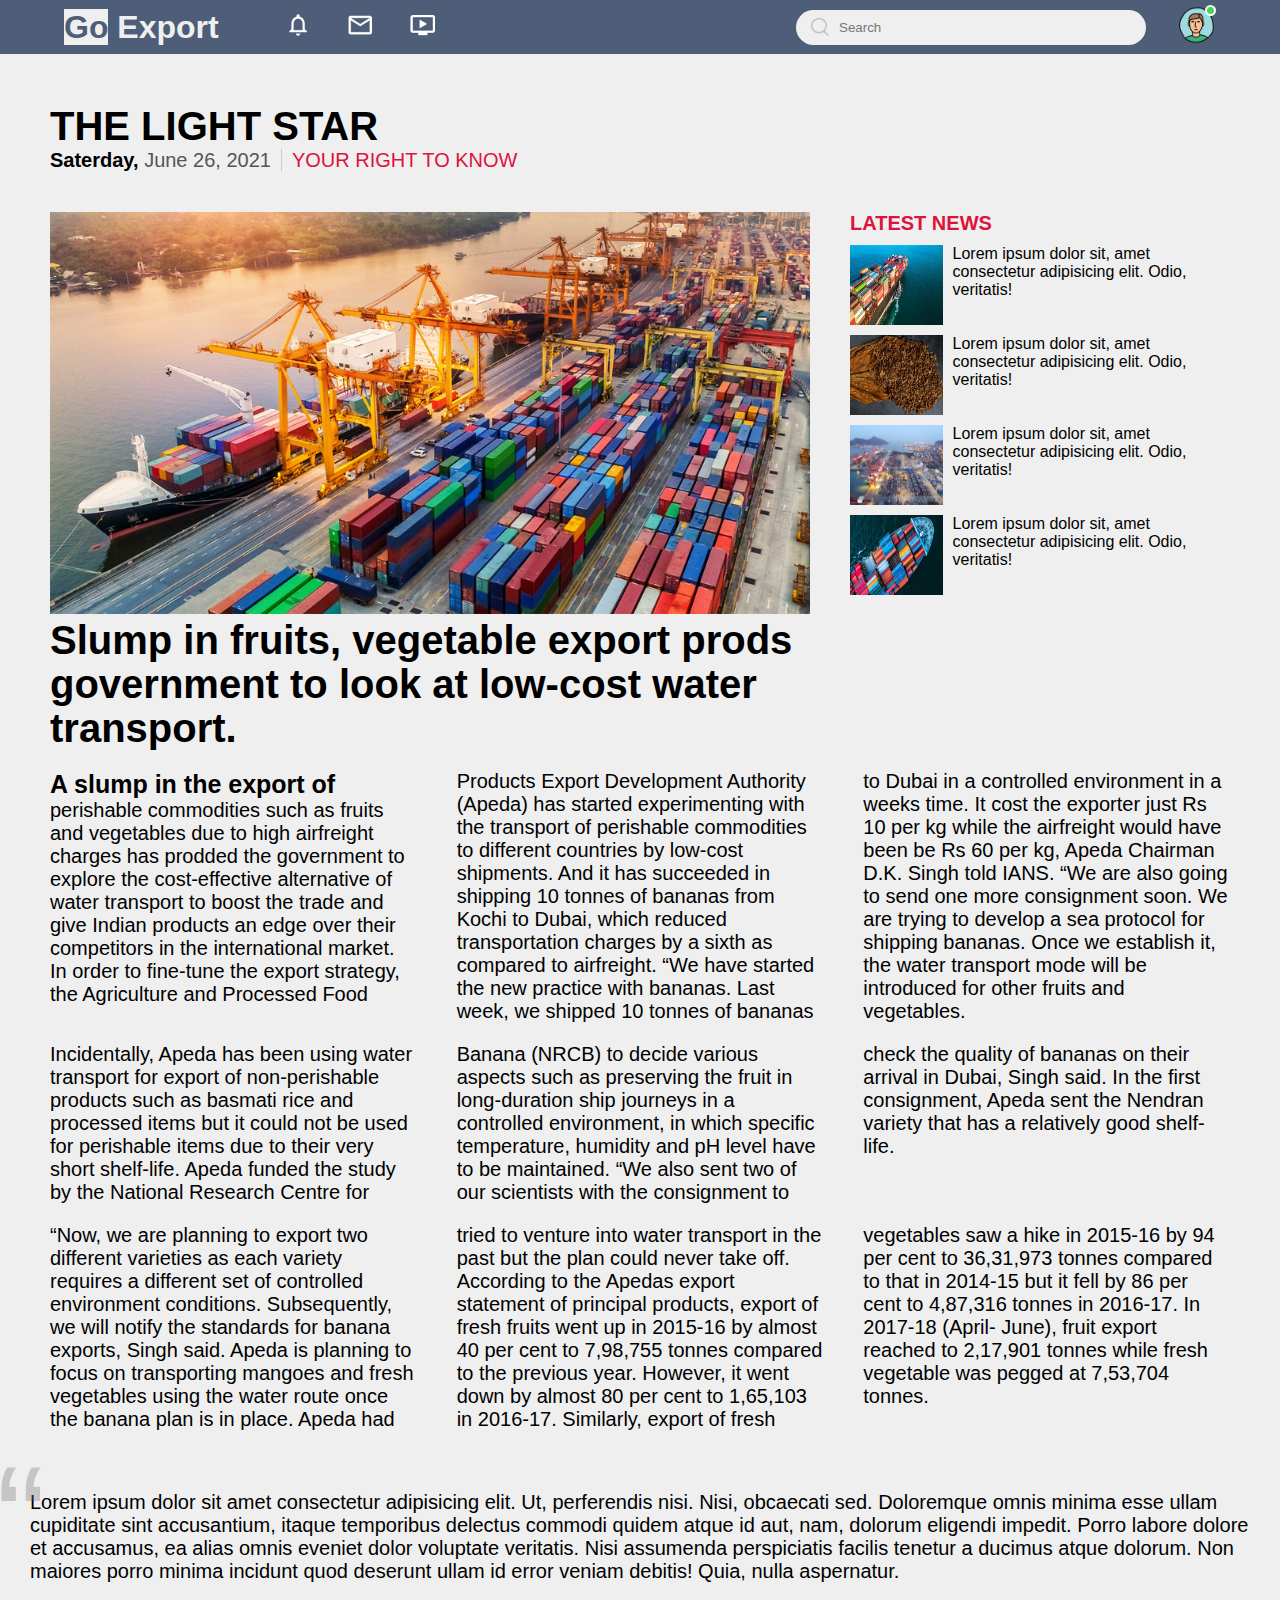
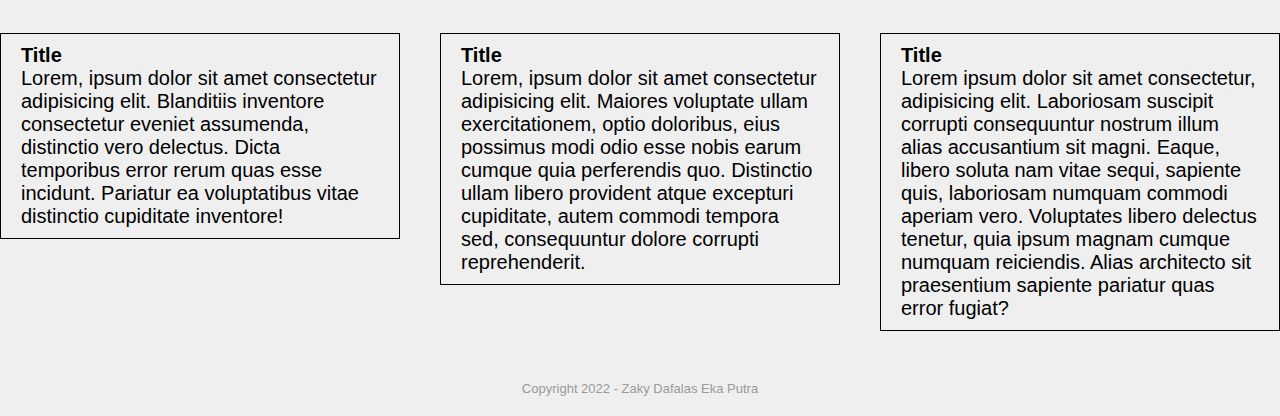
<file: news.html>
<!DOCTYPE html>
<html>
  <head>
    <link rel="stylesheet" href="css/news.css" />
    <title>News</title>
  </head>
  <body>
    <nav>
      <div class="nav-left">
        <a href="main.html">
          <h1 class="logo"><span>Go</span> Export</h1></a
        >
        <ul>
          <li>
            <img src="images/notification.png" />
          </li>
          <li>
            <img src="images/inbox.png" />
          </li>
          <li>
            <img src="images/video.png" />
          </li>
        </ul>
      </div>
      <div class="nav-right">
        <div class="search-box">
          <img src="images/search.png" />
          <input type="text" placeholder="Search" />
        </div>
        <div class="nav-user-icon online" onclick="settingsMenuToggle();">
          <img src="images/profil-picture.png" />
        </div>
      </div>

      <div class="settings-menu">
        <div id="dark-btn">
          <span></span>
        </div>
        <div class="settings-menu-inner">
          <div class="user-profile">
            <img src="images/profil-picture.png" />
            <div>
              <p>Zaky Dafalas</p>
              <a href="#">See Your Profile</a>
            </div>
          </div>
          <hr />
          <div class="user-profile">
            <img src="images/feedback.png" />
            <div>
              <p>Give Feedback</p>
              <a href="#">Help me to improve the new design</a>
            </div>
          </div>
          <hr />

          <div class="settings-links">
            <img src="images/setting.png" class="settings-icon" />
            <a href="#">Settings & Privacy</a>
            <img src="images/arrow.png" width="10px" />
          </div>
          <div class="settings-links">
            <img src="images/help.png" class="settings-icon" />
            <a href="#">Help & Support</a>
            <img src="images/arrow.png" width="10px" />
          </div>
          <div class="settings-links">
            <img src="images/display.png" class="settings-icon" />
            <a href="#">Display & Accessibility</a>
            <img src="images/arrow.png" width="10px" />
          </div>
          <div class="settings-links">
            <img src="images/logout.png" class="settings-icon" />
            <a href="#">Logout</a>
            <img src="images/arrow.png" width="10px" />
          </div>
        </div>
      </div>
    </nav>
    <div class="container">
      <header>
        <h1 class="heading-1">the light star</h1>
        <div class="sub-heading">
          <p>Saterday, <span>june 26, 2021</span></p>
          <p class="importent">your right to know</p>
        </div>
      </header>

      <div class="main">
        <div class="home">
          <div class="left">
            <img src="./images/post1.jpg" class="home-img" alt="Paper photo" />

            <h2 class="heading-2">Slump in fruits, vegetable export prods government to look at low-cost water transport.</h2>
          </div>

          <div class="right">
            <h3 class="heading-3">latest news</h3>
            <div class="lists">
              <div class="list">
                <img src="./images/post2.jpg" alt="photo 1" />
                <p>Lorem ipsum dolor sit, amet consectetur adipisicing elit. Odio, veritatis!</p>
              </div>

              <div class="list">
                <img src="./images/post3.jpg" alt="photo 2" />
                <p>Lorem ipsum dolor sit, amet consectetur adipisicing elit. Odio, veritatis!</p>
              </div>

              <div class="list">
                <img src="./images/post4.jpg" alt="photo 3" />
                <p>Lorem ipsum dolor sit, amet consectetur adipisicing elit. Odio, veritatis!</p>
              </div>

              <div class="list">
                <img src="./images/post5.jpg" alt="photo 4" />
                <p>Lorem ipsum dolor sit, amet consectetur adipisicing elit. Odio, veritatis!</p>
              </div>
            </div>
          </div>
        </div>

        <article>
          <p>
            A slump in the export of perishable commodities such as fruits and vegetables due to high airfreight charges has prodded the government to explore the cost-effective alternative of water transport to boost the trade and give
            Indian products an edge over their competitors in the international market. In order to fine-tune the export strategy, the Agriculture and Processed Food Products Export Development Authority (Apeda) has started experimenting
            with the transport of perishable commodities to different countries by low-cost shipments. And it has succeeded in shipping 10 tonnes of bananas from Kochi to Dubai, which reduced transportation charges by a sixth as compared to
            airfreight. “We have started the new practice with bananas. Last week, we shipped 10 tonnes of bananas to Dubai in a controlled environment in a weeks time. It cost the exporter just Rs 10 per kg while the airfreight would have
            been be Rs 60 per kg, Apeda Chairman D.K. Singh told IANS. “We are also going to send one more consignment soon. We are trying to develop a sea protocol for shipping bananas. Once we establish it, the water transport mode will
            be introduced for other fruits and vegetables.
          </p>

          <p>
            Incidentally, Apeda has been using water transport for export of non-perishable products such as basmati rice and processed items but it could not be used for perishable items due to their very short shelf-life. Apeda funded the
            study by the National Research Centre for Banana (NRCB) to decide various aspects such as preserving the fruit in long-duration ship journeys in a controlled environment, in which specific temperature, humidity and pH level have
            to be maintained. “We also sent two of our scientists with the consignment to check the quality of bananas on their arrival in Dubai, Singh said. In the first consignment, Apeda sent the Nendran variety that has a relatively
            good shelf-life.
          </p>

          <p>
            “Now, we are planning to export two different varieties as each variety requires a different set of controlled environment conditions. Subsequently, we will notify the standards for banana exports, Singh said. Apeda is planning
            to focus on transporting mangoes and fresh vegetables using the water route once the banana plan is in place. Apeda had tried to venture into water transport in the past but the plan could never take off. According to the Apedas
            export statement of principal products, export of fresh fruits went up in 2015-16 by almost 40 per cent to 7,98,755 tonnes compared to the previous year. However, it went down by almost 80 per cent to 1,65,103 in 2016-17.
            Similarly, export of fresh vegetables saw a hike in 2015-16 by 94 per cent to 36,31,973 tonnes compared to that in 2014-15 but it fell by 86 per cent to 4,87,316 tonnes in 2016-17. In 2017-18 (April- June), fruit export reached
            to 2,17,901 tonnes while fresh vegetable was pegged at 7,53,704 tonnes.
          </p>
        </article>
      </div>
    </div>

    <blockquote>
      Lorem ipsum dolor sit amet consectetur adipisicing elit. Ut, perferendis nisi. Nisi, obcaecati sed. Doloremque omnis minima esse ullam cupiditate sint accusantium, itaque temporibus delectus commodi quidem atque id aut, nam, dolorum
      eligendi impedit. Porro labore dolore et accusamus, ea alias omnis eveniet dolor voluptate veritatis. Nisi assumenda perspiciatis facilis tenetur a ducimus atque dolorum. Non maiores porro minima incidunt quod deserunt ullam id error
      veniam debitis! Quia, nulla aspernatur.
    </blockquote>

    <div class="cards">
      <div class="card">
        <h4 class="heading-4">Title</h4>
        <p>
          Lorem, ipsum dolor sit amet consectetur adipisicing elit. Blanditiis inventore consectetur eveniet assumenda, distinctio vero delectus. Dicta temporibus error rerum quas esse incidunt. Pariatur ea voluptatibus vitae distinctio
          cupiditate inventore!
        </p>
      </div>

      <div class="card">
        <h4 class="heading-4">Title</h4>
        <p>
          Lorem, ipsum dolor sit amet consectetur adipisicing elit. Maiores voluptate ullam exercitationem, optio doloribus, eius possimus modi odio esse nobis earum cumque quia perferendis quo. Distinctio ullam libero provident atque
          excepturi cupiditate, autem commodi tempora sed, consequuntur dolore corrupti reprehenderit.
        </p>
      </div>

      <div class="card">
        <h4 class="heading-4">Title</h4>
        <p>
          Lorem ipsum dolor sit amet consectetur, adipisicing elit. Laboriosam suscipit corrupti consequuntur nostrum illum alias accusantium sit magni. Eaque, libero soluta nam vitae sequi, sapiente quis, laboriosam numquam commodi aperiam
          vero. Voluptates libero delectus tenetur, quia ipsum magnam cumque numquam reiciendis. Alias architecto sit praesentium sapiente pariatur quas error fugiat?
        </p>
      </div>
    </div>
    <div class="footer">
      <p>Copyright 2022 - Zaky Dafalas Eka Putra</p>
    </div>

    <script src="js/script.js"></script>
  </body>
</html>
</file>
<file: css/all-category.css>
* {
  margin: 0;
  padding: 0;
  font-family: "poppins", sans-serif;
  box-sizing: border-box;
}
:root {
  --body-color: #efefef;
  --nav-color: #4e5d78;
  --bg-color: #fff;
}
.dark-theme {
  --body-color: #0a0a0a;
  --nav-color: #000;
  --bg-color: #000;
}

body {
  background: var(--body-color);
  transition: background 0.3s;
}

nav {
  display: flex;
  align-items: center;
  justify-content: space-between;
  background: var(--nav-color);
  padding: 5px 5%;
  position: sticky;
  top: 0;
  z-index: 100;
}
.logo {
  width: 160px;
  margin-right: 45px;
  color: #efefef;
}
.logo span {
  background-color: #efefef;
  color: #4e5d78;
}
.nav-left,
.nav-right {
  display: flex;
  align-items: center;
}
.nav-left ul li {
  list-style: none;
  display: inline-block;
}
.nav-left ul li img {
  width: 28px;
  margin: 0 15px;
}
.nav-user-icon img {
  width: 40px;
  border-radius: 50%;
  cursor: pointer;
}
.search-box {
  background: #efefef;
  width: 350px;
  border-radius: 20px;
  display: flex;
  align-items: center;
  padding: 0 15px;
}
.search-box img {
  width: 18px;
}
.search-box input {
  width: 100%;
  background: transparent;
  padding: 10px;
  outline: none;
  border: 0;
}
.nav-user-icon {
  margin-left: 30px;
}
.online {
  position: relative;
}
.online::after {
  content: "";
  width: 7px;
  height: 7px;
  border: 2px solid #fff;
  border-radius: 50%;
  background: #41db51;
  position: absolute;
  top: 0;
  right: 0;
}
.load-more-btn {
  display: block;
  margin: auto;
  cursor: pointer;
  padding: 5px 10px;
  border: 1px solid #9a9a9a;
  color: #626262;
  background: transparent;
  border-radius: 4px;
}
.footer {
  text-align: center;
  color: #9a9a9a;
  padding: 10px 0 20px;
  font-size: 13px;
}
.settings-menu {
  position: absolute;
  width: 90%;
  max-width: 350px;
  background: var(--bg-color);
  box-shadow: 0 0 10px rgba(0, 0, 0, 0.4);
  border-radius: 4px;
  overflow: hidden;
  top: 108%;
  right: 5%;
  max-height: 0;
  transition: max-height 0.3s;
}
.settings-menu-height {
  max-height: 450px;
}

.user-profile a {
  font-size: 12px;
  color: #4e5d78;
  text-decoration: none;
}
.settings-menu-inner {
  padding: 20px;
}
.settings-menu hr {
  border: 0;
  height: 1px;
  background: #9a9a9a;
  margin: 15px 0;
}
.settings-links {
  display: flex;
  align-items: center;
  margin: 15px 0;
}
.settings-links .settings-icon {
  width: 38px;
  margin-right: 10px;
  border-radius: 50%;
}
.settings-links a {
  text-decoration: none;
  display: flex;
  flex: 1;
  align-items: center;
  justify-content: space-between;
  color: #626262;
}
#dark-btn {
  position: absolute;
  top: 20px;
  right: 20px;
  background: #ddd;
  width: 45px;
  border-radius: 15px;
  padding: 2px 3px;
  cursor: pointer;
  display: flex;
  transition: padding-left 0.5s, background 0.5s;
}
#dark-btn span {
  height: 18px;
  width: 18px;
  background: #fff;
  border-radius: 50%;
  display: inline-block;
}
#dark-btn.dark-btn-on {
  padding-left: 23px;
  background: #666;
}

@media (max-width: 768px) {
  .left-sidebar {
    display: none;
  }
  .search-box {
    display: none;
  }
  .nav-left ul {
    display: none;
  }
  .right-sidebar {
    display: none;
  }
  .main-content {
    width: 100vh;
    margin: 0;
    padding: 0;
  }
}
@import url("https://fonts.googleapis.com/css2?family=Poppins:wght@300;400;500;600;700&display=swap");

* {
  box-sizing: border-box;
  padding: 0;
  margin: 0;
}
a {
  text-decoration: none;
  text-align: center;
  color: black;
  border: 1px black;
}
img {
  width: 100%;
}

body {
  font-family: "Poppins", sans-serif;
  line-height: 1.5;
}

/****************/
.main-container {
  width: 90vw;
  margin: 0 auto;
  padding: 40px 0;
}
.main-container > h2 {
  text-align: center;
  padding: 10px 0;
  font-size: 32px;
}
.main-container > p {
  font-weight: 300;
  padding: 10px 0;
  opacity: 0.7;
  text-align: center;
}
.category-head {
  margin: 30px 0;
}
.category-head ul {
  text-align: center;
  list-style-type: none;
  display: flex;
  flex-wrap: wrap;
  justify-content: center;
}
.category-title {
  flex: 0 0 calc(16.6667% - 10px);
  display: flex;
  justify-content: center;
  background: #a8a8a8;
  padding: 12px;
  color: #fff;
  margin: 5px;
  cursor: pointer;
  transition: all 0.4s ease;
}
.category-title:hover {
  opacity: 0.7;
}
.category-title li {
  padding: 0 10px;
}
.category-title span {
  color: #222;
}

/** single post **/
.posts-main-container {
  display: grid;
  grid-template-columns: repeat(3, 1fr);
  grid-gap: 40px;
}
.posts-main-container > div {
  box-shadow: 0px 8px 22px -12px rgba(0, 0, 0, 0.64);
}
.post-img {
  position: relative;
}
.category-name {
  position: absolute;
  top: 20px;
  left: 20px;
  text-transform: uppercase;
  font-size: 13px;
  color: #fff;
  padding: 4px 10px;
  border-radius: 2px;
}
.mining .category-name {
  background: #00a7ea;
}
.ingredients .category-name {
  background: #f03250;
}
.furniture .category-name {
  background: #f0544f;
}
.handicraft .category-name {
  background: #2c2a4a;
}
.sports .category-name {
  background: #a1e44d;
}

.post-content {
  padding: 25px;
}
.post-content-top {
  background: #80ced7;
  color: #fff;
  opacity: 0.8;
  padding: 5px 0 5px 15px;
}
.post-content-top span {
  padding-right: 20px;
}
.post-content-top .fa-comment,
.post-content-top .fa-calendar {
  padding-right: 5px;
}
.post-content h2 {
  font-size: 22px;
  padding: 12px 0;
  font-weight: 400;
}
.post-content p {
  opacity: 0.7;
  font-size: 15px;
  line-height: 1.8;
}
.read-btn {
  border: none;
  padding: 8px 15px;
  display: block;
  margin: 5px auto;
  font-family: "Poppins", sans-serif;
  font-size: 15px;
  cursor: pointer;
  border: 1px solid #292929;
  background: transparent;
  margin-bottom: 40px;
}

.read-btn:hover {
  background: #f6f6f6;
}

/***************/
@media (max-width: 1170px) {
  .posts-main-container {
    grid-template-columns: repeat(2, 1fr);
  }
}
@media (max-width: 768px) {
  .posts-main-container {
    grid-template-columns: 1fr;
  }
}

/***********/

.active {
  background: #f0544f;
}
</file>
<file: css/main-category.css>
* {
  margin: 0;
  padding: 0;
  font-family: "poppins", sans-serif;
  box-sizing: border-box;
}
:root {
  --body-color: #efefef;
  --nav-color: #4e5d78;
  --bg-color: #fff;
}
.dark-theme {
  --body-color: #0a0a0a;
  --nav-color: #000;
  --bg-color: #000;
}

body {
  background: var(--body-color);
  transition: background 0.3s;
}

nav {
  display: flex;
  align-items: center;
  justify-content: space-between;
  background: var(--nav-color);
  padding: 5px 5%;
  position: sticky;
  top: 0;
  z-index: 100;
}
.logo {
  width: 160px;
  margin-right: 45px;
  color: #efefef;
}
.logo span {
  background-color: #efefef;
  color: #4e5d78;
}
.nav-left,
.nav-right {
  display: flex;
  align-items: center;
}
.nav-left ul li {
  list-style: none;
  display: inline-block;
}
.nav-left ul li img {
  width: 28px;
  margin: 0 15px;
}
.nav-user-icon img {
  width: 40px;
  border-radius: 50%;
  cursor: pointer;
}
.search-box {
  background: #efefef;
  width: 350px;
  border-radius: 20px;
  display: flex;
  align-items: center;
  padding: 0 15px;
}
.search-box img {
  width: 18px;
}
.search-box input {
  width: 100%;
  background: transparent;
  padding: 10px;
  outline: none;
  border: 0;
}
.nav-user-icon {
  margin-left: 30px;
}
.online {
  position: relative;
}
.online::after {
  content: "";
  width: 7px;
  height: 7px;
  border: 2px solid #fff;
  border-radius: 50%;
  background: #41db51;
  position: absolute;
  top: 0;
  right: 0;
}
.container {
  display: flex;
  justify-content: space-between;
  padding: 13px 5%;
}
.left-sidebar {
  flex-basis: 15%;
  position: sticky;
  top: 70px;
  align-self: flex-start;
}
.right-sidebar {
  flex-basis: 25%;
  position: sticky;
  top: 70px;
  align-self: flex-start;
  background: var(--bg-color);
  padding: 20px;
  border-radius: 4px;
  color: #626262;
}
.main-content {
  width: 55%;
}
.imp-links a,
.shortcut-links a {
  padding-top: 30px;
  text-decoration: none;
  display: flex;
  align-items: center;
  margin-bottom: 45px;
  color: #626262;
  width: fit-content;
}
.imp-links a img {
  width: 25px;
  margin-right: 15px;
}
.imp-links a:last-child {
  color: var(--nav-color);
}

.shortcut-links a img {
  width: 40px;
  border-radius: 4px;
  margin-right: 15px;
}
.shortcut-links p {
  margin: 25px 0;
  color: #626262;
  font-weight: 500;
}
.sidebar-title {
  display: flex;
  align-items: center;
  justify-content: space-between;
  margin-bottom: 18px;
}
.right-sidebar h4 {
  font-weight: 600;
  font-size: 16px;
}
.sidebar-title a {
  text-decoration: none;
  color: var(--nav-color);
  font-size: 12px;
}
.event {
  display: flex;
  font-size: 14px;
  margin-bottom: 20px;
}
.left-event {
  border-radius: 10px;
  height: 65px;
  width: 65px;
  margin-right: 15px;
  padding-top: 10px;
  text-align: center;
  position: relative;
  overflow: hidden;
  box-shadow: 0 0 10px rgba(0, 0, 0, 0.1);
}
.event p {
  font-size: 12px;
}
.event a {
  font-size: 12px;
  text-decoration: none;
  color: var(--nav-color);
}
.left-event span {
  position: absolute;
  bottom: 0;
  left: 0;
  width: 100%;
  background: var(--nav-color);
  color: #fff;
  font-size: 10px;
  padding: 4px 0;
}
.sidebar-ads {
  width: 100%;
  margin-bottom: 20px;
  border-radius: 4px;
}
.online-list {
  display: flex;
  align-items: center;
  margin-bottom: 20px;
}
.online-list .online img {
  width: 40px;
  border-radius: 50%;
}
.online-list .online {
  width: 40px;
  border-radius: 50%;
  margin-right: 15px;
}
.online-list .online:after {
  top: unset;
  bottom: 0;
}
.write-post-container {
  width: 100%;
  background: var(--bg-color);
  border-radius: 6px;
  padding: 20px;
  color: #626262;
}
.user-profile {
  display: flex;
  align-items: center;
}
.user-profile img {
  width: 45px;
  border-radius: 50%;
  margin-right: 10px;
}
.user-profile p {
  margin-bottom: 5px;
  font-weight: 500;
  color: #626262;
}
.user-profile small {
  font-size: 12px;
}
.post-input-container {
  padding-left: 55px;
  padding-top: 20px;
}
.post-input-container textarea {
  width: 100%;
  resize: none;
  border: 0;
  outline: 0;
  border-bottom: 1px solid #ccc;
  background: transparent;
}
.add-post-links {
  display: flex;
  margin-top: 10px;
}
.add-post-links a {
  text-decoration: none;
  display: flex;
  align-items: center;
  color: #626262;
  margin-right: 30px;
  font-size: 13px;
}
.add-post-links img {
  width: 20px;
  margin-right: 10px;
}
.post-container {
  width: 100%;
  background: var(--bg-color);
  border-radius: 6px;
  padding: 20px;
  color: #626262;
  margin: 20px 0;
}
.user-profile span {
  font-size: 13px;
  color: #9a9a9a;
}
.post-text {
  color: #9a9a9a;
  margin: 15px 0;
  font-size: 15px;
}
.post-text span {
  color: #626262;
  font-weight: 500;
}
.post-text a {
  color: #4e5d78;
  text-decoration: none;
}
.post-img {
  width: 100%;
  border-radius: 4px;
  margin-bottom: 5px;
}
.post-row {
  margin-top: 10px;
  display: flex;
  align-items: center;
  justify-content: space-between;
}
.activity-icons div img {
  width: 18px;
  margin-right: 10px;
}
.activity-icons div {
  display: inline-flex;
  align-items: center;
  margin-right: 30px;
}
.post-profile-icon {
  display: flex;
  align-items: center;
}
.post-profile-icon img {
  width: 20px;
  border-radius: 50%;
  margin-right: 5px;
}
.post-row a {
  color: #9a9a9a;
}
.load-more-btn {
  display: block;
  margin: auto;
  cursor: pointer;
  padding: 5px 10px;
  border: 1px solid #9a9a9a;
  color: #626262;
  background: transparent;
  border-radius: 4px;
}
.footer {
  text-align: center;
  color: #9a9a9a;
  padding: 10px 0 20px;
  font-size: 13px;
}
.settings-menu {
  position: absolute;
  width: 90%;
  max-width: 350px;
  background: var(--bg-color);
  box-shadow: 0 0 10px rgba(0, 0, 0, 0.4);
  border-radius: 4px;
  overflow: hidden;
  top: 108%;
  right: 5%;
  max-height: 0;
  transition: max-height 0.3s;
}
.settings-menu-height {
  max-height: 450px;
}

.user-profile a {
  font-size: 12px;
  color: #4e5d78;
  text-decoration: none;
}
.settings-menu-inner {
  padding: 20px;
}
.settings-menu hr {
  border: 0;
  height: 1px;
  background: #9a9a9a;
  margin: 15px 0;
}
.settings-links {
  display: flex;
  align-items: center;
  margin: 15px 0;
}
.settings-links .settings-icon {
  width: 38px;
  margin-right: 10px;
  border-radius: 50%;
}
.settings-links a {
  text-decoration: none;
  display: flex;
  flex: 1;
  align-items: center;
  justify-content: space-between;
  color: #626262;
}
#dark-btn {
  position: absolute;
  top: 20px;
  right: 20px;
  background: #ddd;
  width: 45px;
  border-radius: 15px;
  padding: 2px 3px;
  cursor: pointer;
  display: flex;
  transition: padding-left 0.5s, background 0.5s;
}
#dark-btn span {
  height: 18px;
  width: 18px;
  background: #fff;
  border-radius: 50%;
  display: inline-block;
}
#dark-btn.dark-btn-on {
  padding-left: 23px;
  background: #666;
}

@media (max-width: 768px) {
  .left-sidebar {
    display: none;
  }
  .search-box {
    display: none;
  }
  .nav-left ul {
    display: none;
  }
  .right-sidebar {
    display: none;
  }
  .main-content {
    width: 100vh;
    margin: 0;
    padding: 0;
  }
}
a {
  text-decoration: none;
  color: #000;
}

.div1 p {
  padding-bottom: 40px;
}
.category {
  background: linear-gradient(to bottom, #4e5d78 50%, #efefef 50%);
  color: teal;
  padding: 20px 150px 20px 150px;
}
#table {
  width: 100%;
  text-align: center;
  position: relative;
  margin: auto;
  top: 0;
  bottom: 0;
  left: 0;
  right: 0;
  padding-left: 140px;
}
table td {
  padding: 20px;
}

.div1 {
  background-color: #fff;
  padding: 20px;
  border-radius: 10px;
  box-shadow: 0px 0px 15px 2px #4e5d78;
  transition: 0.5s;
}
.div1:hover {
  transform: scale(0.9);
  box-shadow: 0px 0px 5px 7px #4e5d78;
  transition: 0.3s;
}
.btn {
  padding: 5px 15px 5px 15px;
  border-radius: 20px 4px 20px 4px;
  border: none;
  color: white;
}
.btn1 {
  background-color: #c55a11;
}
.btn2 {
  background-color: #00b050;
}
p {
  font-size: 15px;
  font-family: -apple-system, BlinkMacSystemFont, "Segoe UI", Roboto, Oxygen, Ubuntu, Cantarell, "Open Sans", "Helvetica Neue", sans-serif;
}
.header {
  text-align: left;
  font-size: 45px;
  color: #fff;
  font-family: cursive;
}
.profile-container {
  padding: 20px 15%;
  color: #626262;
}
.cover-img {
  width: 100%;
  border-radius: 6px;
  margin-bottom: 14px;
}
.profile-details {
  background-color: white;
  padding: 20px;
  border-radius: 4px;
  display: flex;
  align-items: flex-start;
  justify-content: space-between;
}
.pd-row {
  display: flex;
  align-items: flex-start;
}
.pd-image {
  width: 100px;
  margin-right: 20px;
  border-radius: 6px;
}
.pd-row h3 {
  font-size: 25px;
  font-weight: 600;
}
.pd-row p {
  font-size: 13px;
}
.pd-row div img {
  width: 25px;
  border-radius: 50%;
  margin-top: 12px;
}
.pd-right button {
  background: #4e5d78;
  border: 0;
  outline: 0;
  padding: 6px 10px;
  display: inline-flex;
  align-items: center;
  color: #fff;
  border-radius: 3px;
  margin-left: 10px;
  cursor: pointer;
}
.pd-right button img {
  height: 15px;
  margin-right: 10px;
}

.pd-right button:first-child {
  background: #e4e6eb;
  color: #4e5d78;
  margin-top: 35px;
}

.profile-info {
  display: flex;
  align-items: flex-start;
  justify-content: space-between;
  margin-top: 20px;
}
.info-col {
  flex-basis: 33%;
}
.post-col {
  flex-basis: 65%;
}
.profile-intro {
  background: var(--bg-color);
  padding: 20px;
  margin-bottom: 20px;
  border-radius: 4px;
}
.profile-intro h3 {
  font-weight: 600;
}
.intro-text {
  text-align: center;
  margin: 10px 0;
  font-size: 15px;
}
.profile-intro hr {
  border: 0;
  height: 1px;
  background: #ccc;
  margin: 24px 0;
}
.profile-intro ul li {
  list-style: none;
  font-size: 15px;
  margin: 15px 0;
  display: flex;
  align-items: center;
}
.profile-intro ul li img {
  width: 26px;
  margin-right: 10px;
}
.tittle-box {
  display: flex;
  align-items: center;
  justify-content: space-between;
}
.tittle-box a {
  text-decoration: none;
  color: #1876f2;
  font-size: 14px;
}
.photo-box {
  display: grid;
  grid-template-columns: repeat(2, auto);
  grid-gap: 10px;
  margin-top: 15px;
}
.photo-box div img {
  width: 100%;
  cursor: pointer;
}
.tittle-box-friends {
  display: flex;
  align-items: center;
  justify-content: space-between;
}
.tittle-box-friends a {
  text-decoration: none;
  color: #1876f2;
  font-size: 14px;
}
.photo-box-friends {
  display: grid;
  grid-template-columns: repeat(3, auto);
  grid-gap: 10px;
  margin-top: 15px;
}
.photo-box-friends div img {
  width: 100%;
  cursor: pointer;
}

@media (max-width: 900px) {
  .profile-container {
    padding: 20px 5%;
  }
  .profile-details {
    flex-wrap: wrap;
  }
  .pd-right {
    text-align: left;
    margin-top: 15px;
  }
  .pd-right button {
    margin-left: 0;
    margin-right: 10px;
  }
  .pd-row div h3 {
    font-size: 16px;
  }
  .profile-info {
    flex-wrap: wrap;
  }
  .info-col {
    flex-wrap: wrap;
  }
  .info-col,
  .post-col {
    flex-basis: 100%;
  }
}
</file>
<file: css/news.css>
* {
  margin: 0;
  padding: 0;
  font-family: "poppins", sans-serif;
  box-sizing: border-box;
}
:root {
  --body-color: #efefef;
  --nav-color: #4e5d78;
  --bg-color: #fff;
}
.dark-theme {
  --body-color: #0a0a0a;
  --nav-color: #000;
  --bg-color: #000;
}

body {
  background: var(--body-color);
  transition: background 0.3s;
}

nav {
  display: flex;
  align-items: center;
  justify-content: space-between;
  background: var(--nav-color);
  padding: 5px 5%;
  position: sticky;
  top: 0;
  z-index: 100;
}
.logo {
  width: 160px;
  margin-right: 45px;
  color: #efefef;
}
.logo span {
  background-color: #efefef;
  color: #4e5d78;
}
.nav-left,
.nav-right {
  display: flex;
  align-items: center;
}
.nav-left ul li {
  list-style: none;
  display: inline-block;
}
.nav-left ul li img {
  width: 28px;
  margin: 0 15px;
}
.nav-user-icon img {
  width: 40px;
  border-radius: 50%;
  cursor: pointer;
}
.search-box {
  background: #efefef;
  width: 350px;
  border-radius: 20px;
  display: flex;
  align-items: center;
  padding: 0 15px;
}
.search-box img {
  width: 18px;
}
.search-box input {
  width: 100%;
  background: transparent;
  padding: 10px;
  outline: none;
  border: 0;
}
.nav-user-icon {
  margin-left: 30px;
}
.online {
  position: relative;
}
.online::after {
  content: "";
  width: 7px;
  height: 7px;
  border: 2px solid #fff;
  border-radius: 50%;
  background: #41db51;
  position: absolute;
  top: 0;
  right: 0;
}
.footer {
  text-align: center;
  color: #9a9a9a;
  padding: 10px 0 20px;
  font-size: 13px;
}
.settings-menu {
  position: absolute;
  width: 90%;
  max-width: 350px;
  background: var(--bg-color);
  box-shadow: 0 0 10px rgba(0, 0, 0, 0.4);
  border-radius: 4px;
  overflow: hidden;
  top: 108%;
  right: 5%;
  max-height: 0;
  transition: max-height 0.3s;
}
.settings-menu-height {
  max-height: 450px;
}

.user-profile a {
  font-size: 12px;
  color: #4e5d78;
  text-decoration: none;
}
.settings-menu-inner {
  padding: 20px;
}
.settings-menu hr {
  border: 0;
  height: 1px;
  background: #9a9a9a;
  margin: 15px 0;
}
.settings-links {
  display: flex;
  align-items: center;
  margin: 15px 0;
}
.settings-links .settings-icon {
  width: 38px;
  margin-right: 10px;
  border-radius: 50%;
}
.settings-links a {
  text-decoration: none;
  display: flex;
  flex: 1;
  align-items: center;
  justify-content: space-between;
  color: #626262;
}
#dark-btn {
  position: absolute;
  top: 20px;
  right: 20px;
  background: #ddd;
  width: 45px;
  border-radius: 15px;
  padding: 2px 3px;
  cursor: pointer;
  display: flex;
  transition: padding-left 0.5s, background 0.5s;
}
#dark-btn span {
  height: 18px;
  width: 18px;
  background: #fff;
  border-radius: 50%;
  display: inline-block;
}
#dark-btn.dark-btn-on {
  padding-left: 23px;
  background: #666;
}
a {
  text-decoration: none;
}
.container {
  max-width: 1200px;
  margin: 50px 50px;
}

.heading-1 {
  font-size: 40px;
  text-transform: uppercase;
}

.heading-2 {
  font-size: 40px;
  line-height: 1.1;
  margin-bottom: 20px;
}

.heading-3 {
  font-size: 20px;
  text-transform: uppercase;
  color: crimson;
  margin-bottom: 10px;
}

.sub-heading {
  font-size: 20px;
  display: flex;
  align-items: center;
  margin-bottom: 30px;
  padding-bottom: 10px;
}

.sub-heading p {
  font-weight: 700;
  text-transform: capitalize;
  margin-right: 10px;
}

.sub-heading span {
  color: #555;
  font-weight: 300;
  border-right: 1px solid #ccc;
  padding-right: 10px;
}

.sub-heading .importent {
  color: crimson;
  text-transform: uppercase;
  font-weight: 300;
}

/* HOME */
.home {
  display: grid;
  grid-template-columns: 2fr 1fr;
  gap: 40px;
}

.home-img {
  width: 100%;
}

.list {
  display: grid;
  grid-template-columns: 1fr 3fr;
  gap: 10px;
  margin-bottom: 10px;
}

.list img {
  width: 100%;
  height: 80px;
}

/* ARTICLE */
article > p {
  font-size: 20px;
  margin-bottom: 20px;

  columns: 3 25ch;
  column-gap: 40px;
  hyphens: auto;
}

article p:first-child::first-line {
  font-weight: 700;
  font-size: 25px;
}

/* blockquote */
blockquote {
  font-size: 20px;
  padding: 10px 30px;
  margin-bottom: 40px;
  position: relative;
}

blockquote::before {
  content: open-quote;
  position: absolute;
  top: -48px;
  left: -4px;
  opacity: 0.3;
  color: #666;
  font-size: 150px;
}

.cards {
  columns: 25ch 3;
  gap: 40px;
  margin-bottom: 40px;
}

.card {
  font-size: 20px;
  border: 1px solid;
  padding: 10px 20px;
  break-inside: avoid;
}

@media (max-width: 950px) {
  .home {
    grid-template-columns: 1fr;
  }

  .lists {
    display: grid;
    grid-template-columns: 1fr 1fr;
    gap: 20px;
  }

  .list {
    grid-template-columns: 1fr 5fr;
  }

  .card {
    margin-bottom: 40px;
  }
}

@media (max-width: 650px) {
  .lists {
    grid-template-columns: 1fr;
  }
}
</file>
